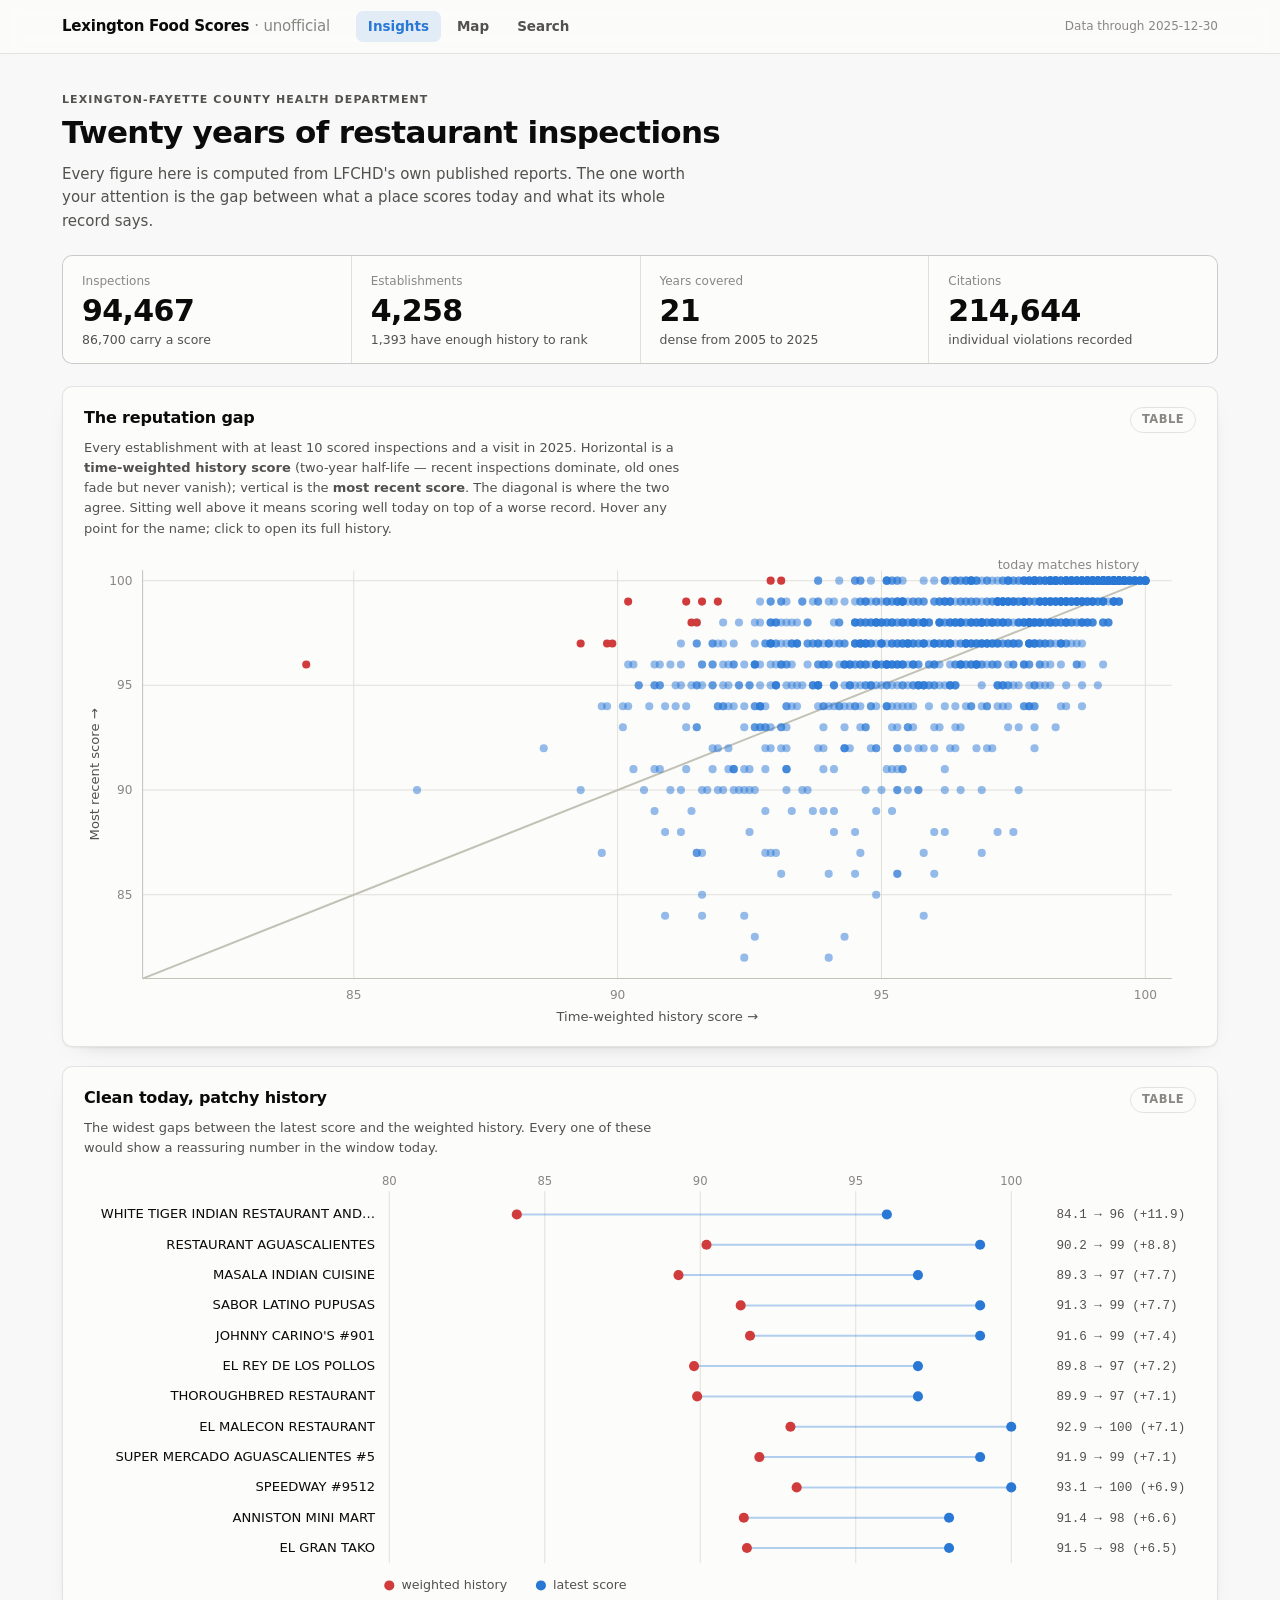
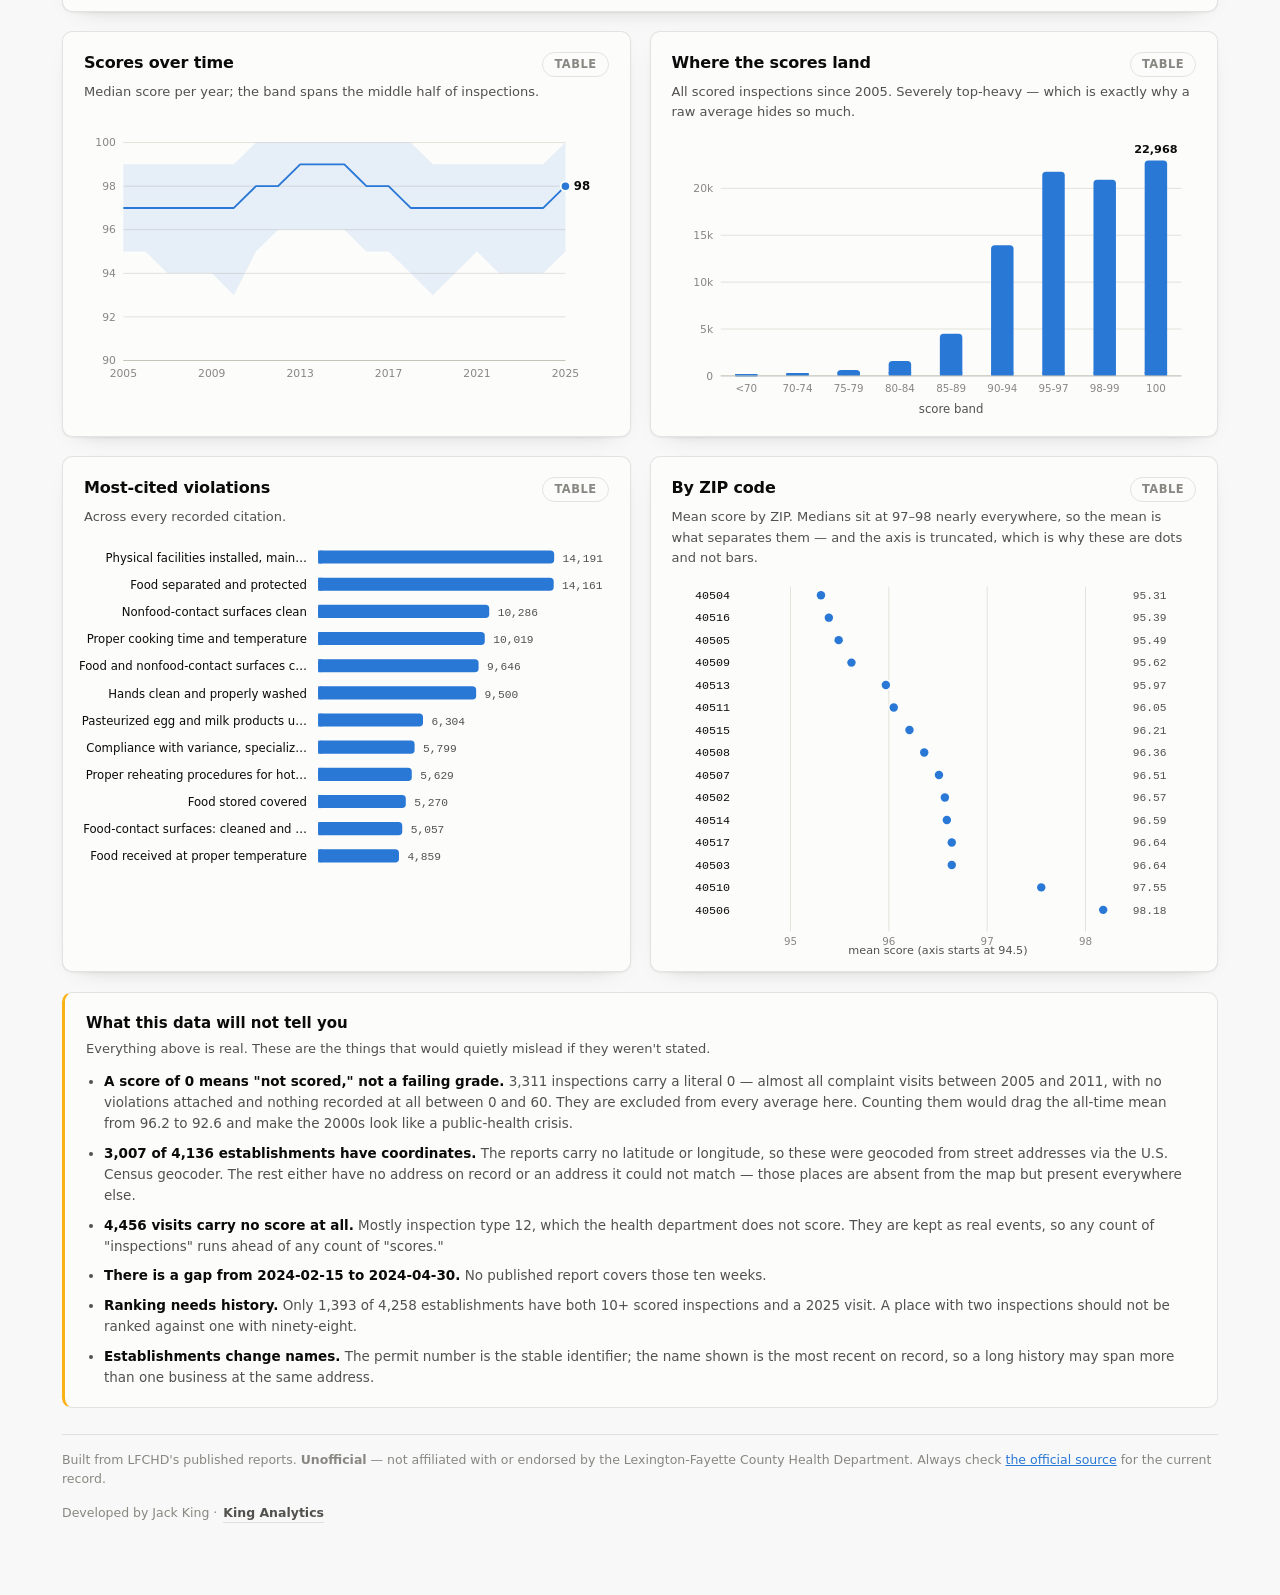
<file: site/index.html>
<!doctype html>
<html lang="en">
<head>
<meta charset="utf-8">
<meta name="viewport" content="width=device-width, initial-scale=1">
<title>Insights — Lexington Food Inspections</title>
<meta name="description" content="Twenty years of Lexington-Fayette County food inspection scores: trends, violations, and which establishments look clean today on top of a worse record.">
<link rel="stylesheet" href="assets/app.css">
<link rel="icon" href="data:image/svg+xml,<svg xmlns='http://www.w3.org/2000/svg' viewBox='0 0 16 16'><text y='13' font-size='13'>🍽️</text></svg>">
</head>
<body>

<header class="topbar"><div class="inner">
  <a class="brand" href="index.html">Lexington Food Scores <span>· unofficial</span></a>
  <nav>
    <a href="index.html">Insights</a>
    <a href="map.html">Map</a>
    <a href="search.html">Search</a>
  </nav>
  <div class="asof"></div>
</div></header>

<main class="wrap">
  <div class="page-head">
    <p class="eyebrow">Lexington-Fayette County Health Department</p>
    <h1>Twenty years of restaurant inspections</h1>
    <p>Every figure here is computed from LFCHD's own published reports. The one worth
       your attention is the gap between what a place scores today and what its whole
       record says.</p>
  </div>

  <div class="kpis" id="kpis"></div>

  <div class="grid">

    <section class="card full" id="c-gap">
      <header>
        <h2>The reputation gap</h2>
        <button class="toggle" data-card="c-gap">Table</button>
      </header>
      <p class="note">
        Every establishment with at least 10 scored inspections and a visit in 2025.
        Horizontal is a <b>time-weighted history score</b> (two-year half-life — recent
        inspections dominate, old ones fade but never vanish); vertical is the
        <b>most recent score</b>. The diagonal is where the two agree. Sitting well above it
        means scoring well today on top of a worse record. Hover any point for the name;
        click to open its full history.
      </p>
      <div class="plot"><div id="p-scatter"></div><div class="tip" id="t-scatter"></div></div>
      <div class="tv scroller" id="tv-gap"></div>
    </section>

    <section class="card full" id="c-flag">
      <header>
        <h2>Clean today, patchy history</h2>
        <button class="toggle" data-card="c-flag">Table</button>
      </header>
      <p class="note">The widest gaps between the latest score and the weighted history.
         Every one of these would show a reassuring number in the window today.</p>
      <div class="plot scroller"><div id="p-flag"></div><div class="tip" id="t-flag"></div></div>
      <div class="tv scroller" id="tv-flag"></div>
    </section>

    <section class="card" id="c-trend">
      <header><h2>Scores over time</h2><button class="toggle" data-card="c-trend">Table</button></header>
      <p class="note">Median score per year; the band spans the middle half of inspections.</p>
      <div class="plot"><div id="p-trend"></div><div class="tip" id="t-trend"></div></div>
      <div class="tv scroller" id="tv-trend"></div>
    </section>

    <section class="card" id="c-dist">
      <header><h2>Where the scores land</h2><button class="toggle" data-card="c-dist">Table</button></header>
      <p class="note">All scored inspections since 2005. Severely top-heavy — which is exactly
         why a raw average hides so much.</p>
      <div class="plot"><div id="p-dist"></div><div class="tip" id="t-dist"></div></div>
      <div class="tv scroller" id="tv-dist"></div>
    </section>

    <section class="card" id="c-viol">
      <header><h2>Most-cited violations</h2><button class="toggle" data-card="c-viol">Table</button></header>
      <p class="note">Across every recorded citation.</p>
      <div class="plot"><div id="p-viol"></div><div class="tip" id="t-viol"></div></div>
      <div class="tv scroller" id="tv-viol"></div>
    </section>

    <section class="card" id="c-zip">
      <header><h2>By ZIP code</h2><button class="toggle" data-card="c-zip">Table</button></header>
      <p class="note">Mean score by ZIP. Medians sit at 97–98 nearly everywhere, so the mean is
         what separates them — and the axis is truncated, which is why these are dots and not bars.</p>
      <div class="plot"><div id="p-zip"></div><div class="tip" id="t-zip"></div></div>
      <div class="tv scroller" id="tv-zip"></div>
    </section>

  </div>

  <div class="caveats">
    <h2>What this data will not tell you</h2>
    <p style="margin:0;font-size:13px;color:var(--ink-2)">Everything above is real. These are the
       things that would quietly mislead if they weren't stated.</p>
    <ul id="caveat-list"></ul>
  </div>

  <p class="foot">
    Built from LFCHD's published reports. <b>Unofficial</b> — not affiliated with or endorsed by the
    Lexington-Fayette County Health Department. Always check
    <a href="https://www.lfchd.org/food-protection/">the official source</a> for the current record.
  </p>
  <p class="credit">Developed by Jack King ·
    <a href="https://www.kinganalytics.net" rel="noopener">King Analytics</a>
  </p>
</main>

<script type="module">
import { data, fmt, el, h, css, tipper, openDetail, markNav, stampAsOf, band } from './assets/app.js';

markNav(); stampAsOf();
const D = await data('insights');

/* ---------------- KPIs ---------------- */
const H = D.headline, C = D.coverage;
document.getElementById('kpis').append(...[
  ['Inspections', fmt(H.inspections), `${fmt(H.scored)} carry a score`],
  ['Establishments', fmt(H.establishments), `${fmt(D.metric_eligible)} have enough history to rank`],
  ['Years covered', '21', 'dense from 2005 to 2025'],
  ['Citations', fmt(H.violations_recorded), 'individual violations recorded'],
].map(([l, v, s]) => h('div', { class: 'kpi' },
  h('div', { class: 'lab' }, l), h('div', { class: 'val' }, v), h('div', { class: 'sub' }, s))));

/* ---------------- table toggles ---------------- */
document.querySelectorAll('.toggle').forEach(b => b.addEventListener('click', () => {
  const c = document.getElementById(b.dataset.card);
  b.textContent = c.classList.toggle('show-table') ? 'Chart' : 'Table';
}));

function table(host, cols, rows) {
  const th = cols.map(c => `<th${c.num ? ' style="text-align:right"' : ''}>${c.t}</th>`).join('');
  const tb = rows.map(r => '<tr>' + r.map((v, i) =>
    `<td class="${cols[i].num ? 'num' : ''}${cols[i].mono ? ' mono' : ''}">${v}</td>`).join('') + '</tr>').join('');
  document.getElementById(host).innerHTML = `<table><thead><tr>${th}</tr></thead><tbody>${tb}</tbody></table>`;
}

/* Look a place up in establishments.json so a click from a chart opens the
   same drawer the map and search pages use. */
let placeIndex = null;
async function openByPermit(p) {
  if (!placeIndex) {
    const e = await data('establishments');
    placeIndex = Object.fromEntries(e.items.map(i => [i.p, i]));
  }
  if (placeIndex[p]) openDetail(placeIndex[p]);
}

/* ================= reputation gap scatter ================= */
(function () {
  const W = 1100, Ht = 470, M = { t: 16, r: 24, b: 50, l: 58 };
  const pts = D.scatter;
  const flagged = new Set(D.clean_now_bad_history.map(r => r.p));
  const lo = Math.floor(Math.min(...pts.map(p => Math.min(p.x, p.y))) - 1);
  const X = v => M.l + (v - lo) / (100.5 - lo) * (W - M.l - M.r);
  const Y = v => Ht - M.b - (v - lo) / (100.5 - lo) * (Ht - M.t - M.b);

  const svg = el('svg', { viewBox: `0 0 ${W} ${Ht}`, role: 'img',
    'aria-label': 'Most recent score versus time-weighted history score' });

  for (let v = Math.ceil(lo / 5) * 5; v <= 100; v += 5) {
    svg.append(el('line', { x1: X(v), x2: X(v), y1: M.t, y2: Ht - M.b, stroke: css('--grid'), 'stroke-width': 1 }));
    svg.append(el('line', { x1: M.l, x2: W - M.r, y1: Y(v), y2: Y(v), stroke: css('--grid'), 'stroke-width': 1 }));
    svg.append(el('text', { x: X(v), y: Ht - M.b + 20, 'text-anchor': 'middle', fill: css('--ink-3'), 'font-size': 12 }, v));
    svg.append(el('text', { x: M.l - 10, y: Y(v) + 4, 'text-anchor': 'end', fill: css('--ink-3'), 'font-size': 12 }, v));
  }

  svg.append(el('line', { x1: X(lo), y1: Y(lo), x2: X(100), y2: Y(100), stroke: css('--axis'), 'stroke-width': 2 }));
  svg.append(el('text', { x: X(100) - 6, y: Y(100) - 12, 'text-anchor': 'end', fill: css('--ink-3'), 'font-size': 12.5 },
    'today matches history'));

  const g = el('g');
  pts.forEach(p => g.append(el('circle', {
    cx: X(p.x), cy: Y(p.y), r: 4,
    fill: flagged.has(p.p) ? css('--critical') : css('--accent'),
    'fill-opacity': flagged.has(p.p) ? 1 : .5
  })));
  svg.append(g);

  svg.append(el('line', { x1: M.l, x2: W - M.r, y1: Ht - M.b, y2: Ht - M.b, stroke: css('--axis'), 'stroke-width': 1 }));
  svg.append(el('line', { x1: M.l, x2: M.l, y1: M.t, y2: Ht - M.b, stroke: css('--axis'), 'stroke-width': 1 }));
  svg.append(el('text', { x: (M.l + W - M.r) / 2, y: Ht - 8, 'text-anchor': 'middle', fill: css('--ink-2'), 'font-size': 13 },
    'Time-weighted history score →'));
  svg.append(el('text', { x: -(M.t + Ht - M.b) / 2, y: 15, transform: 'rotate(-90)', 'text-anchor': 'middle',
    fill: css('--ink-2'), 'font-size': 13 }, 'Most recent score →'));

  const hit = el('rect', { x: M.l, y: M.t, width: W - M.l - M.r, height: Ht - M.t - M.b, fill: 'transparent', style: 'cursor:pointer' });
  svg.append(hit);
  document.getElementById('p-scatter').append(svg);

  const tip = tipper(document.getElementById('t-scatter'), document.getElementById('p-scatter').parentElement);
  let current = null;
  function nearest(ev) {
    const r = svg.getBoundingClientRect();
    const sx = (ev.clientX - r.left) / r.width * W, sy = (ev.clientY - r.top) / r.height * Ht;
    let best = null, bd = 1e9;
    for (const p of pts) {
      const d = (X(p.x) - sx) ** 2 + (Y(p.y) - sy) ** 2;
      if (d < bd) { bd = d; best = p; }
    }
    return bd <= 900 ? { p: best, r } : null;
  }
  hit.addEventListener('mousemove', ev => {
    const found = nearest(ev);
    if (!found) { current = null; return tip.hide(); }
    current = found.p;
    const gap = (found.p.y - found.p.x).toFixed(1);
    tip.show(
      `<b>${found.p.name || 'Permit ' + found.p.p}</b><br>` +
      `<span class="k">latest</span> <b>${found.p.y}</b> &nbsp; <span class="k">weighted</span> <b>${found.p.x}</b><br>` +
      `<span class="k">gap</span> <b>${gap > 0 ? '+' : ''}${gap}</b> &nbsp; <span class="k">over</span> ${found.p.n} inspections`,
      (X(found.p.x) / W) * found.r.width, (Y(found.p.y) / Ht) * found.r.height);
  });
  hit.addEventListener('mouseleave', () => { current = null; tip.hide(); });
  hit.addEventListener('click', () => { if (current) openByPermit(current.p); });

  table('tv-gap',
    [{ t: 'Establishment' }, { t: 'Inspections', num: true }, { t: 'Latest', num: true },
     { t: 'Weighted history', num: true }, { t: 'Gap', num: true }],
    pts.slice().sort((a, b) => (b.y - b.x) - (a.y - a.x))
       .map(p => [p.name, p.n, p.y, p.x, ((p.y - p.x) > 0 ? '+' : '') + (p.y - p.x).toFixed(1)]));
})();

/* ================= flagged dumbbell ================= */
(function () {
  const rows = D.clean_now_bad_history;
  const W = 1100, rowH = 30, M = { t: 26, r: 152, b: 30, l: 302 };
  const Ht = M.t + rows.length * rowH + M.b;
  const lo = 80, hi = 101;
  const X = v => M.l + (v - lo) / (hi - lo) * (W - M.l - M.r);
  const svg = el('svg', { viewBox: `0 0 ${W} ${Ht}`, role: 'img',
    'aria-label': 'Weighted history versus latest score for the widest gaps' });

  for (let v = 80; v <= 100; v += 5) {
    svg.append(el('line', { x1: X(v), x2: X(v), y1: M.t - 8, y2: Ht - M.b, stroke: css('--grid'), 'stroke-width': 1 }));
    svg.append(el('text', { x: X(v), y: M.t - 14, 'text-anchor': 'middle', fill: css('--ink-3'), 'font-size': 11.5 }, v));
  }
  rows.forEach((r, i) => {
    const y = M.t + i * rowH + rowH / 2;
    svg.append(el('text', { x: M.l - 14, y: y + 4, 'text-anchor': 'end', fill: css('--ink'), 'font-size': 13 },
      r.name.length > 34 ? r.name.slice(0, 33) + '…' : r.name));
    svg.append(el('line', { x1: X(r.weighted), x2: X(r.latest), y1: y, y2: y, stroke: css('--accent'),
      'stroke-width': 2, 'stroke-opacity': .35, 'stroke-linecap': 'round' }));
    svg.append(el('circle', { cx: X(r.weighted), cy: y, r: 5, fill: css('--critical') }));
    svg.append(el('circle', { cx: X(r.latest), cy: y, r: 5, fill: css('--accent') }));
    svg.append(el('text', { x: W - M.r + 14, y: y + 4, fill: css('--ink-2'), 'font-size': 12.5, class: 'mono' },
      `${r.weighted} → ${r.latest}  (+${r.gap})`));
    const hit = el('rect', { x: 0, y: y - rowH / 2, width: W, height: rowH, fill: 'transparent', style: 'cursor:pointer' });
    hit.addEventListener('click', () => openByPermit(r.p));
    svg.append(hit);
  });
  svg.append(el('circle', { cx: M.l, cy: Ht - 8, r: 5, fill: css('--critical') }));
  svg.append(el('text', { x: M.l + 12, y: Ht - 4, fill: css('--ink-2'), 'font-size': 12.5 }, 'weighted history'));
  svg.append(el('circle', { cx: M.l + 150, cy: Ht - 8, r: 5, fill: css('--accent') }));
  svg.append(el('text', { x: M.l + 162, y: Ht - 4, fill: css('--ink-2'), 'font-size': 12.5 }, 'latest score'));
  document.getElementById('p-flag').append(svg);

  table('tv-flag',
    [{ t: 'Establishment' }, { t: 'Inspections', num: true }, { t: 'Weighted history', num: true },
     { t: 'Latest', num: true }, { t: 'Gap', num: true }],
    rows.map(r => [r.name, r.n, r.weighted, r.latest, '+' + r.gap]));
})();

/* ================= trend ================= */
(function () {
  const d = D.yearly, W = 560, Ht = 300, M = { t: 18, r: 46, b: 40, l: 42 };
  const y0 = 90, y1 = 100.4;
  const X = i => M.l + i / (d.length - 1) * (W - M.l - M.r);
  const Y = v => Ht - M.b - (v - y0) / (y1 - y0) * (Ht - M.t - M.b);
  const svg = el('svg', { viewBox: `0 0 ${W} ${Ht}`, role: 'img', 'aria-label': 'Median score by year' });

  for (let v = 90; v <= 100; v += 2) {
    svg.append(el('line', { x1: M.l, x2: W - M.r, y1: Y(v), y2: Y(v), stroke: css('--grid'), 'stroke-width': 1 }));
    svg.append(el('text', { x: M.l - 8, y: Y(v) + 4, 'text-anchor': 'end', fill: css('--ink-3'), 'font-size': 11.5 }, v));
  }
  svg.append(el('path', {
    d: d.map((r, i) => `${i ? 'L' : 'M'}${X(i)},${Y(r.q3)}`).join('') +
       d.slice().reverse().map((r, j) => `L${X(d.length - 1 - j)},${Y(r.q1)}`).join('') + 'Z',
    fill: css('--accent'), 'fill-opacity': .10 }));
  svg.append(el('path', { d: d.map((r, i) => `${i ? 'L' : 'M'}${X(i)},${Y(r.median)}`).join(''),
    fill: 'none', stroke: css('--accent'), 'stroke-width': 2, 'stroke-linejoin': 'round' }));

  const last = d[d.length - 1];
  svg.append(el('circle', { cx: X(d.length - 1), cy: Y(last.median), r: 6, fill: css('--surface') }));
  svg.append(el('circle', { cx: X(d.length - 1), cy: Y(last.median), r: 4, fill: css('--accent') }));
  svg.append(el('text', { x: X(d.length - 1) + 9, y: Y(last.median) + 4, fill: css('--ink'),
    'font-size': 12.5, 'font-weight': 620 }, last.median));
  d.forEach((r, i) => { if (i % 4 === 0 || i === d.length - 1)
    svg.append(el('text', { x: X(i), y: Ht - M.b + 18, 'text-anchor': 'middle', fill: css('--ink-3'), 'font-size': 11.5 }, r.year)); });
  svg.append(el('line', { x1: M.l, x2: W - M.r, y1: Ht - M.b, y2: Ht - M.b, stroke: css('--axis'), 'stroke-width': 1 }));

  const hit = el('rect', { x: M.l, y: M.t, width: W - M.l - M.r, height: Ht - M.t - M.b, fill: 'transparent' });
  svg.append(hit);
  const cross = el('line', { y1: M.t, y2: Ht - M.b, stroke: css('--axis'), 'stroke-width': 1, opacity: 0 });
  svg.append(cross);
  document.getElementById('p-trend').append(svg);

  const tip = tipper(document.getElementById('t-trend'), document.getElementById('p-trend').parentElement);
  hit.addEventListener('mousemove', ev => {
    const rc = svg.getBoundingClientRect();
    const i = Math.max(0, Math.min(d.length - 1,
      Math.round(((ev.clientX - rc.left) / rc.width * W - M.l) / (W - M.l - M.r) * (d.length - 1))));
    const r = d[i];
    cross.setAttribute('x1', X(i)); cross.setAttribute('x2', X(i)); cross.setAttribute('opacity', 1);
    tip.show(`<b>${r.year}</b><br><span class="k">median</span> <b>${r.median}</b> &nbsp; <span class="k">mean</span> <b>${r.mean}</b><br>` +
             `<span class="k">middle half</span> ${r.q1}–${r.q3}<br><span class="k">inspections</span> ${fmt(r.n)}`,
      (X(i) / W) * rc.width, (Y(r.median) / Ht) * rc.height);
  });
  hit.addEventListener('mouseleave', () => { cross.setAttribute('opacity', 0); tip.hide(); });
  table('tv-trend', [{ t: 'Year', mono: true }, { t: 'Inspections', num: true }, { t: 'Median', num: true },
    { t: 'Mean', num: true }, { t: '25th', num: true }, { t: '75th', num: true }],
    d.map(r => [r.year, fmt(r.n), r.median, r.mean, r.q1, r.q3]));
})();

/* ================= distribution ================= */
(function () {
  const d = D.distribution, W = 560, Ht = 300, M = { t: 24, r: 16, b: 46, l: 52 };
  const max = Math.max(...d.map(r => r.n)), bw = (W - M.l - M.r) / d.length;
  const Y = v => Ht - M.b - v / max * (Ht - M.t - M.b);
  const svg = el('svg', { viewBox: `0 0 ${W} ${Ht}`, role: 'img', 'aria-label': 'Score distribution' });
  [0, 5000, 10000, 15000, 20000].forEach(v => {
    svg.append(el('line', { x1: M.l, x2: W - M.r, y1: Y(v), y2: Y(v), stroke: css('--grid'), 'stroke-width': 1 }));
    svg.append(el('text', { x: M.l - 8, y: Y(v) + 4, 'text-anchor': 'end', fill: css('--ink-3'), 'font-size': 11.5 },
      v ? (v / 1000) + 'k' : '0'));
  });
  const tip = tipper(document.getElementById('t-dist'), document.getElementById('p-dist').parentElement);
  d.forEach((r, i) => {
    const w = Math.min(24, bw - 8), x = M.l + i * bw + (bw - w) / 2, hgt = Math.max(2, Ht - M.b - Y(r.n));
    svg.append(el('rect', { x, y: Y(r.n), width: w, height: hgt, rx: 4, fill: css('--accent') }));
    svg.append(el('rect', { x, y: Ht - M.b - Math.min(4, hgt), width: w, height: Math.min(4, hgt), fill: css('--accent') }));
    svg.append(el('text', { x: x + w / 2, y: Ht - M.b + 17, 'text-anchor': 'middle', fill: css('--ink-3'), 'font-size': 11 }, r.band));
    const hit = el('rect', { x: M.l + i * bw, y: M.t, width: bw, height: Ht - M.t - M.b, fill: 'transparent' });
    hit.addEventListener('mouseenter', () => {
      const rc = svg.getBoundingClientRect();
      tip.show(`<b>${r.band}</b><br><span class="k">inspections</span> <b>${fmt(r.n)}</b><br>` +
               `<span class="k">share</span> ${(100 * r.n / D.headline.scored).toFixed(1)}%`,
        ((x + w / 2) / W) * rc.width, (Y(r.n) / Ht) * rc.height);
    });
    hit.addEventListener('mouseleave', tip.hide);
    svg.append(hit);
  });
  const b = d[d.length - 1];
  svg.append(el('text', { x: M.l + (d.length - 1) * bw + bw / 2, y: Y(b.n) - 8, 'text-anchor': 'middle',
    fill: css('--ink'), 'font-size': 12, 'font-weight': 620 }, fmt(b.n)));
  svg.append(el('line', { x1: M.l, x2: W - M.r, y1: Ht - M.b, y2: Ht - M.b, stroke: css('--axis'), 'stroke-width': 1 }));
  svg.append(el('text', { x: (M.l + W - M.r) / 2, y: Ht - 6, 'text-anchor': 'middle', fill: css('--ink-2'), 'font-size': 12.5 }, 'score band'));
  document.getElementById('p-dist').append(svg);
  table('tv-dist', [{ t: 'Band' }, { t: 'Inspections', num: true }, { t: 'Share', num: true }],
    d.map(r => [r.band, fmt(r.n), (100 * r.n / D.headline.scored).toFixed(1) + '%']));
})();

/* ================= violations ================= */
(function () {
  const d = D.top_violations.slice(0, 12), W = 560, rowH = 29, M = { t: 8, r: 58, b: 10, l: 250 };
  const Ht = M.t + d.length * rowH + M.b, max = Math.max(...d.map(r => r.n));
  const X = v => v / max * (W - M.l - M.r);
  const svg = el('svg', { viewBox: `0 0 ${W} ${Ht}`, role: 'img', 'aria-label': 'Most cited violations' });
  const tip = tipper(document.getElementById('t-viol'), document.getElementById('p-viol').parentElement);
  d.forEach((r, i) => {
    const y = M.t + i * rowH, hgt = 14;
    svg.append(el('text', { x: M.l - 12, y: y + hgt - 2, 'text-anchor': 'end', fill: css('--ink'), 'font-size': 12.5 },
      r.text.length > 36 ? r.text.slice(0, 35) + '…' : r.text));
    svg.append(el('rect', { x: M.l, y, width: Math.max(3, X(r.n)), height: hgt, rx: 4, fill: css('--accent') }));
    svg.append(el('rect', { x: M.l, y, width: Math.min(4, X(r.n)), height: hgt, fill: css('--accent') }));
    svg.append(el('text', { x: M.l + X(r.n) + 9, y: y + hgt - 2, fill: css('--ink-2'), 'font-size': 12, class: 'mono' }, fmt(r.n)));
    const hit = el('rect', { x: 0, y: y - 5, width: W, height: rowH, fill: 'transparent' });
    hit.addEventListener('mouseenter', () => {
      const rc = svg.getBoundingClientRect();
      tip.show(`<b>${r.text}</b><br><span class="k">code</span> <b class="mono">${r.code}</b> · <span class="k">${r.category}</span><br>` +
               `<span class="k">citations</span> <b>${fmt(r.n)}</b>`,
        ((M.l + X(r.n)) / W) * rc.width, ((y + hgt) / Ht) * rc.height);
    });
    hit.addEventListener('mouseleave', tip.hide);
    svg.append(hit);
  });
  document.getElementById('p-viol').append(svg);
  table('tv-viol', [{ t: 'Code', mono: true }, { t: 'Violation' }, { t: 'Category' }, { t: 'Citations', num: true }],
    D.top_violations.map(r => [r.code, r.text, r.category, fmt(r.n)]));
})();

/* ================= by ZIP ================= */
(function () {
  const d = D.by_zip.slice().sort((a, b) => a.mean - b.mean);
  const W = 560, rowH = 24, M = { t: 6, r: 66, b: 8, l: 74 };
  const Ht = M.t + d.length * rowH + M.b, lo = 94.5, hi = 98.5;
  const X = v => (v - lo) / (hi - lo) * (W - M.l - M.r);
  const svg = el('svg', { viewBox: `0 0 ${W} ${Ht + 22}`, role: 'img', 'aria-label': 'Mean score by ZIP' });
  for (let v = 95; v <= 98; v++) {
    svg.append(el('line', { x1: M.l + X(v), x2: M.l + X(v), y1: M.t - 2, y2: Ht - 2, stroke: css('--grid'), 'stroke-width': 1 }));
    svg.append(el('text', { x: M.l + X(v), y: Ht + 12, 'text-anchor': 'middle', fill: css('--ink-3'), 'font-size': 11 }, v));
  }
  const tip = tipper(document.getElementById('t-zip'), document.getElementById('p-zip').parentElement);
  d.forEach((r, i) => {
    const y = M.t + i * rowH + 7;
    svg.append(el('text', { x: M.l - 12, y: y + 4, 'text-anchor': 'end', fill: css('--ink'), 'font-size': 12.5, class: 'mono' }, r.zip));
    svg.append(el('circle', { cx: M.l + X(r.mean), cy: y, r: 6, fill: css('--surface') }));
    svg.append(el('circle', { cx: M.l + X(r.mean), cy: y, r: 4.5, fill: css('--accent') }));
    svg.append(el('text', { x: W - M.r + 34, y: y + 4, 'text-anchor': 'end', fill: css('--ink-2'), 'font-size': 12, class: 'mono' },
      r.mean.toFixed(2)));
    const hit = el('rect', { x: 0, y: y - 12, width: W, height: rowH, fill: 'transparent' });
    hit.addEventListener('mouseenter', () => {
      const rc = svg.getBoundingClientRect();
      tip.show(`<b class="mono">${r.zip}</b><br><span class="k">mean</span> <b>${r.mean}</b> · <span class="k">median</span> <b>${r.median}</b><br>` +
               `<span class="k">${fmt(r.n)} inspections · ${r.establishments} places</span>`,
        ((M.l + X(r.mean)) / W) * rc.width, (y / (Ht + 22)) * rc.height);
    });
    hit.addEventListener('mouseleave', tip.hide);
    svg.append(hit);
  });
  svg.append(el('text', { x: (M.l + W - M.r) / 2, y: Ht + 22, 'text-anchor': 'middle', fill: css('--ink-2'), 'font-size': 12 },
    'mean score (axis starts at 94.5)'));
  document.getElementById('p-zip').append(svg);
  table('tv-zip', [{ t: 'ZIP', mono: true }, { t: 'Places', num: true }, { t: 'Inspections', num: true },
    { t: 'Mean', num: true }, { t: 'Median', num: true }],
    d.map(r => [r.zip, r.establishments, fmt(r.n), r.mean, r.median]));
})();

/* ================= caveats ================= */
document.getElementById('caveat-list').innerHTML = [
  `<b>A score of 0 means "not scored," not a failing grade.</b> ${fmt(C.zero_sentinel_excluded)} inspections
   carry a literal 0 — almost all complaint visits between 2005 and 2011, with no violations attached and
   nothing recorded at all between 0 and 60. They are excluded from every average here. Counting them
   would drag the all-time mean from 96.2 to 92.6 and make the 2000s look like a public-health crisis.`,
  `<b>${fmt(C.geocoded)} of ${fmt(C.establishments_total)} establishments have coordinates.</b> The reports
   carry no latitude or longitude, so these were geocoded from street addresses via the U.S. Census
   geocoder. The rest either have no address on record or an address it could not match — those places
   are absent from the map but present everywhere else.`,
  `<b>${fmt(C.unscored_visits)} visits carry no score at all.</b> Mostly inspection type 12, which the
   health department does not score. They are kept as real events, so any count of "inspections" runs
   ahead of any count of "scores."`,
  `<b>There is a gap from ${C.gap_start} to ${C.gap_end}.</b> No published report covers those ten weeks.`,
  `<b>Ranking needs history.</b> Only ${fmt(D.metric_eligible)} of ${fmt(H.establishments)} establishments
   have both 10+ scored inspections and a 2025 visit. A place with two inspections should not be ranked
   against one with ninety-eight.`,
  `<b>Establishments change names.</b> The permit number is the stable identifier; the name shown is the
   most recent on record, so a long history may span more than one business at the same address.`,
].map(i => `<li>${i}</li>`).join('');
</script>
</body>
</html>
</file>
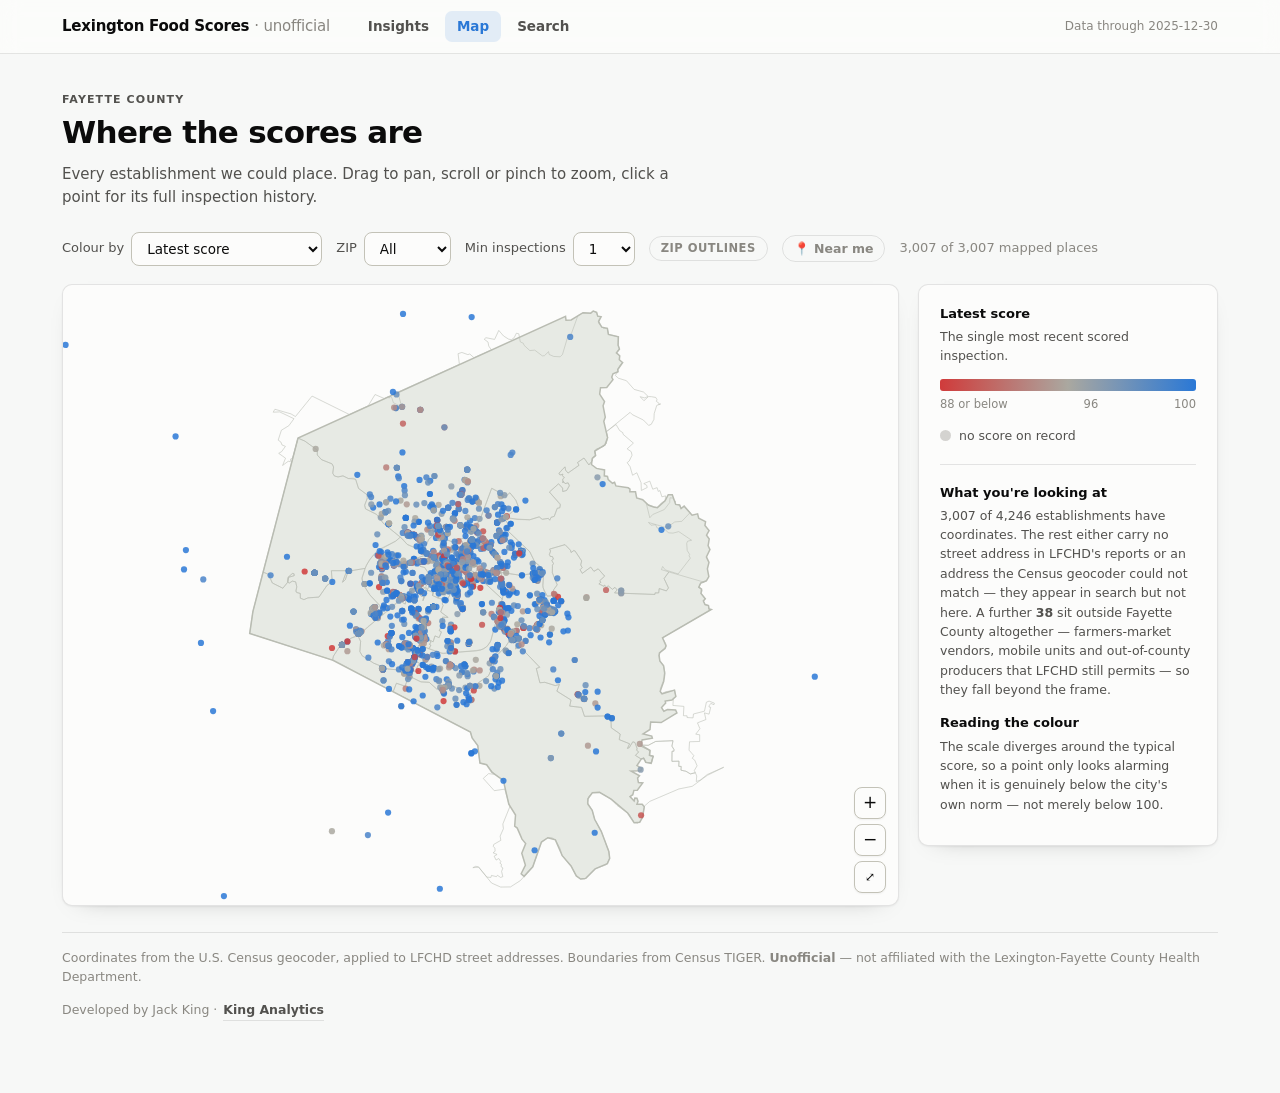
<file: site/map.html>
<!doctype html>
<html lang="en">
<head>
<meta charset="utf-8">
<meta name="viewport" content="width=device-width, initial-scale=1">
<title>Map — Lexington Food Inspections</title>
<meta name="description" content="Every geocoded Lexington food establishment, coloured by its latest score, its time-weighted history, or the gap between them.">
<link rel="stylesheet" href="assets/app.css">
<link rel="icon" href="data:image/svg+xml,<svg xmlns='http://www.w3.org/2000/svg' viewBox='0 0 16 16'><text y='13' font-size='13'>🍽️</text></svg>">
<style>
  .maprow { display: grid; grid-template-columns: 1fr 300px; gap: 19px; align-items: start; }
  @media (max-width: 900px) { .maprow { grid-template-columns: 1fr; } }
  .mapcard { padding: 0; overflow: hidden; position: relative; }
  #cv { display: block; width: 100%; height: 620px; cursor: grab; touch-action: none; }
  #cv.drag { cursor: grabbing; }
  @media (max-width: 620px) { #cv { height: 460px; } }
  .maptip { position: absolute; pointer-events: none; opacity: 0; transition: opacity .1s;
    background: var(--surface); border: 1px solid var(--axis); border-radius: 7px; padding: 8px 11px;
    font-size: 12.5px; line-height: 1.5; box-shadow: var(--shadow); z-index: 20; max-width: 260px; }
  .maptip b { font-weight: 640; } .maptip .k { color: var(--ink-3); }
  .zoomctl { position: absolute; right: 12px; bottom: 12px; display: flex; flex-direction: column; gap: 5px; }
  .zoomctl button { width: 32px; height: 32px; font: inherit; font-size: 17px; line-height: 1;
    background: var(--surface); color: var(--ink); border: 1px solid var(--axis); border-radius: 8px;
    cursor: pointer; box-shadow: var(--shadow); }
  .zoomctl button:hover { background: var(--surface-2); }
  .legend { font-size: 12.5px; }
  .legend .ramp { height: 12px; border-radius: 3px; margin: 8px 0 5px; }
  .legend .ends { display: flex; justify-content: space-between; color: var(--ink-3); font-size: 11.5px; }
  .legend .swatches { display: grid; gap: 7px; margin-top: 12px; }
  .legend .sw { display: flex; align-items: center; gap: 8px; color: var(--ink-2); }
  .legend .dot { width: 11px; height: 11px; border-radius: 50%; flex: none; }
  .side h3 { margin: 0 0 3px; font-size: 13px; font-weight: 640; }
  .side p { margin: 0 0 14px; font-size: 12.5px; color: var(--ink-2); }
  .toggle.locate { text-transform: none; letter-spacing: 0; font-size: 12.5px; }
  .toggle.locate[aria-busy="true"] { opacity: .6; }
  .locmsg { margin: -6px 0 16px; font-size: 12.5px; color: var(--ink-2);
            border-left: 2px solid var(--axis); padding-left: 10px; }
  .locmsg.warn { border-left-color: var(--warning); }
  .locmsg b { color: var(--ink); font-weight: 600; }
  .nearlist { display: grid; gap: 8px; margin: 0 0 14px; }
  .nearlist button { display: block; width: 100%; text-align: left; font: inherit;
    background: none; border: 0; border-bottom: 1px solid var(--rule); padding: 7px 0;
    cursor: pointer; color: var(--ink); }
  .nearlist button:hover { background: var(--accent-soft); }
  .nearlist .nm { font-size: 13px; font-weight: 550; }
  .nearlist .mt { font-size: 11.5px; color: var(--ink-3); }
</style>
</head>
<body>

<header class="topbar"><div class="inner">
  <a class="brand" href="index.html">Lexington Food Scores <span>· unofficial</span></a>
  <nav><a href="index.html">Insights</a><a href="map.html">Map</a><a href="search.html">Search</a></nav>
  <div class="asof"></div>
</div></header>

<main class="wrap">
  <div class="page-head">
    <p class="eyebrow">Fayette County</p>
    <h1>Where the scores are</h1>
    <p>Every establishment we could place. Drag to pan, scroll or pinch to zoom, click a point
       for its full inspection history.</p>
  </div>

  <div class="controls">
    <label class="ctl">Colour by
      <select id="metric">
        <option value="l">Latest score</option>
        <option value="w">Weighted history</option>
        <option value="g">Gap (latest − history)</option>
      </select>
    </label>
    <label class="ctl">ZIP
      <select id="zipf"><option value="">All</option></select>
    </label>
    <label class="ctl">Min inspections
      <select id="minn">
        <option value="1">1</option><option value="5">5</option>
        <option value="10">10</option><option value="20">20</option>
      </select>
    </label>
    <button class="toggle" id="showzips" aria-pressed="true" style="margin-left:0">ZIP outlines</button>
    <button class="toggle locate" id="locate" style="margin-left:0">📍 Near me</button>
    <span class="count" id="count"></span>
  </div>
  <p class="locmsg" id="locmsg" hidden></p>

  <div class="maprow">
    <div class="card mapcard">
      <canvas id="cv"></canvas>
      <div class="maptip" id="tip"></div>
      <div class="zoomctl">
        <button id="zin" aria-label="Zoom in">+</button>
        <button id="zout" aria-label="Zoom out">−</button>
        <button id="zreset" aria-label="Reset view" style="font-size:12px">⤢</button>
      </div>
    </div>

    <div class="card side">
      <div class="legend">
        <h3 id="legend-title">Latest score</h3>
        <p id="legend-note"></p>
        <div class="ramp" id="ramp"></div>
        <div class="ends"><span id="lo"></span><span id="mid"></span><span id="hi"></span></div>
        <div class="swatches">
          <div class="sw"><span class="dot" style="background:var(--ink-3);opacity:.35"></span> no score on record</div>
        </div>
      </div>
      <hr style="border:0;border-top:1px solid var(--rule);margin:18px 0">
      <div id="nearbox" hidden>
        <h3>Closest to you</h3>
        <div class="nearlist" id="nearlist"></div>
        <hr style="border:0;border-top:1px solid var(--rule);margin:0 0 16px">
      </div>
      <h3>What you're looking at</h3>
      <p id="geonote"></p>
      <h3>Reading the colour</h3>
      <p>The scale diverges around the typical score, so a point only looks alarming when it is
         genuinely below the city's own norm — not merely below 100.</p>
    </div>
  </div>

  <p class="foot">
    Coordinates from the U.S. Census geocoder, applied to LFCHD street addresses. Boundaries from
    Census TIGER. <b>Unofficial</b> — not affiliated with the Lexington-Fayette County Health Department.
  </p>
  <p class="credit">Developed by Jack King ·
    <a href="https://www.kinganalytics.net" rel="noopener">King Analytics</a>
  </p>
</main>

<script type="module">
import { data, fmt, h, css, openDetail, markNav, stampAsOf } from './assets/app.js';

markNav(); stampAsOf();

/* ---------------- diagnostics ----------------
   Off unless the URL says ?debug=1. Shows what the map is actually receiving,
   which is the only way to tell a swallowed tap from a missed one on a phone
   you cannot attach a console to. */
const DBG = (() => {
  if (!new URLSearchParams(location.search).has('debug')) {
    return { log() {}, on: false };
  }
  const box = document.createElement('div');
  box.style.cssText = 'position:fixed;left:0;right:0;bottom:0;max-height:38vh;overflow:auto;' +
    'background:rgba(0,0,0,.88);color:#8f8;font:11px ui-monospace,Menlo,Consolas,monospace;' +
    'padding:8px 10px;z-index:9999;white-space:pre-wrap;line-height:1.45';
  document.addEventListener('DOMContentLoaded', () => document.body.append(box));
  if (document.body) document.body.append(box);
  const lines = [];
  return {
    on: true,
    log(m) {
      const d = document.querySelector('.drawer');
      const state = d ? `[drawer ${d.classList.contains('open') ? 'OPEN' : 'closed'}` +
                        ` inert=${d.inert} pe=${getComputedStyle(d).pointerEvents}]` : '[no drawer]';
      lines.push(`${new Date().toISOString().slice(14, 22)} ${m} ${state}`);
      if (lines.length > 40) lines.shift();
      box.textContent = lines.join('\n');
      box.scrollTop = box.scrollHeight;
    },
  };
})();

const [E, GEO] = await Promise.all([data('establishments'), data('geo')]);
const places = E.items.filter(p => p.lat !== null && p.lon !== null);
if (DBG.on) DBG.log(`loaded ${places.length} mapped places`);

/* ---------------- projection ----------------
   Equirectangular with a cos(lat) correction — at city scale the distortion is
   far below a pixel, and it keeps the whole thing dependency-free. */
const lat0 = places.reduce((a, p) => a + p.lat, 0) / places.length;
const K = Math.cos(lat0 * Math.PI / 180);
const px = p => [p.lon * K, -p.lat];

/* Frame on the county, NOT on the points. LFCHD permits farmers-market vendors,
   mobile units and out-of-state producers whose real addresses sit in other
   counties (and a couple in other states); letting those set the bounds squeezes
   all of Lexington into a smudge. They stay in the data and in search — they are
   just off the edge of this map. */
const bounds = (() => {
  const xs = [], ys = [];
  (GEO.county || []).forEach(r => r.forEach(([lon, lat]) => { xs.push(lon * K); ys.push(-lat); }));
  if (!xs.length) places.forEach(p => { const [x, y] = px(p); xs.push(x); ys.push(y); });
  return { x0: Math.min(...xs), x1: Math.max(...xs), y0: Math.min(...ys), y1: Math.max(...ys) };
})();

const inFrame = places.filter(p => {
  const [x, y] = px(p);
  return x >= bounds.x0 && x <= bounds.x1 && y >= bounds.y0 && y <= bounds.y1;
});
const offMap = places.length - inFrame.length;

const cv = document.getElementById('cv');
const ctx = cv.getContext('2d');
let view = { s: 1, tx: 0, ty: 0 };   // zoom + pan on top of the fit transform
let fit = { s: 1, tx: 0, ty: 0 };
let W = 0, Ht = 0;

function resize() {
  const r = cv.getBoundingClientRect();
  // A zero-sized measurement (the drawer covering the page mid-layout on mobile
  // will produce one) would give a negative scale and project every point off
  // the canvas, leaving a map that still looks right but answers no clicks.
  if (r.width < 2 || r.height < 2) return;
  const dpr = Math.min(window.devicePixelRatio || 1, 2);
  W = r.width; Ht = r.height;
  cv.width = Math.round(W * dpr); cv.height = Math.round(Ht * dpr);
  ctx.setTransform(dpr, 0, 0, dpr, 0, 0);
  const pad = 26;
  const sx = (W - pad * 2) / (bounds.x1 - bounds.x0);
  const sy = (Ht - pad * 2) / (bounds.y1 - bounds.y0);
  fit.s = Math.min(sx, sy);
  fit.tx = (W - (bounds.x1 - bounds.x0) * fit.s) / 2 - bounds.x0 * fit.s;
  fit.ty = (Ht - (bounds.y1 - bounds.y0) * fit.s) / 2 - bounds.y0 * fit.s;
  draw();
}
const toScreen = (x, y) => [
  (x * fit.s + fit.tx) * view.s + view.tx,
  (y * fit.s + fit.ty) * view.s + view.ty,
];

/* ---------------- colour ----------------
   Diverging blue<->red with a neutral midpoint: red reads as "below the norm",
   blue as "above", and the grey middle as "unremarkable". */
const RED = [208, 59, 59], MID = [170, 168, 160], BLUE = [42, 120, 214];
function ramp(t) {
  t = Math.max(0, Math.min(1, t));
  const [a, b, u] = t < .5 ? [RED, MID, t * 2] : [MID, BLUE, (t - .5) * 2];
  return `rgb(${a.map((c, i) => Math.round(c + (b[i] - c) * u)).join(',')})`;
}

const METRICS = {
  l: { label: 'Latest score', lo: 88, mid: 96, hi: 100, get: p => p.l,
       note: 'The single most recent scored inspection.' },
  w: { label: 'Weighted history', lo: 88, mid: 96, hi: 100, get: p => p.w,
       note: 'Every inspection, with a two-year half-life so recent ones weigh most.' },
  g: { label: 'Gap (latest − history)', lo: -6, mid: 0, hi: 6, get: p => (p.l === null || p.w === null ? null : p.l - p.w),
       note: 'Blue means today beats the record; red means today is worse than the record.' },
};
let metric = 'l', showZips = true;

function tOf(m, v) {
  if (v === null || v === undefined) return null;
  const M = METRICS[m];
  return v <= M.mid ? (v - M.lo) / (M.mid - M.lo) * .5
                    : .5 + (v - M.mid) / (M.hi - M.mid) * .5;
}

/* ---------------- filters ---------------- */
const zipSel = document.getElementById('zipf');
[...new Set(places.map(p => p.z).filter(Boolean))].sort()
  .forEach(z => zipSel.append(h('option', { value: z }, z)));

function visible() {
  const z = zipSel.value, mn = +document.getElementById('minn').value;
  return places.filter(p => (!z || p.z === z) && p.c >= mn);
}

/* ---------------- draw ---------------- */
let shown = [];
function draw() {
  ctx.clearRect(0, 0, W, Ht);

  // land: the county, so points have something to sit on
  ctx.beginPath();
  (GEO.county || []).forEach(ring => {
    ring.forEach(([lon, lat], i) => {
      const [x, y] = toScreen(lon * K, -lat);
      i ? ctx.lineTo(x, y) : ctx.moveTo(x, y);
    });
    ctx.closePath();
  });
  ctx.fillStyle = css('--land'); ctx.fill();
  ctx.strokeStyle = css('--land-edge'); ctx.lineWidth = 1.5; ctx.stroke();

  if (showZips) {
    ctx.strokeStyle = css('--land-edge'); ctx.globalAlpha = .55; ctx.lineWidth = 1;
    (GEO.zips || []).forEach(z => z.rings.forEach(ring => {
      ctx.beginPath();
      ring.forEach(([lon, lat], i) => {
        const [x, y] = toScreen(lon * K, -lat);
        i ? ctx.lineTo(x, y) : ctx.moveTo(x, y);
      });
      ctx.closePath(); ctx.stroke();
    }));
    ctx.globalAlpha = 1;
  }

  shown = visible();
  const r = Math.max(2.6, Math.min(6, 3.1 * Math.sqrt(view.s)));
  const surface = css('--surface');
  shown.forEach(p => {
    const [x, y] = toScreen(...px(p));
    if (x < -20 || x > W + 20 || y < -20 || y > Ht + 20) return;
    const t = tOf(metric, METRICS[metric].get(p));
    ctx.beginPath(); ctx.arc(x, y, r, 0, 6.284);
    ctx.fillStyle = t === null ? css('--ink-3') : ramp(t);
    ctx.globalAlpha = t === null ? .35 : .85;
    ctx.fill();
    ctx.globalAlpha = 1;
    if (view.s > 2.2) { ctx.lineWidth = 1; ctx.strokeStyle = surface; ctx.stroke(); }
  });

  drawUser();   // on top of the data — it is where you are, not a reading

  document.getElementById('count').textContent =
    `${fmt(shown.length)} of ${fmt(places.length)} mapped places`;
}

/* ---------------- your location ----------------
   Drawn as a ring, deliberately not a filled dot in the score ramp: a blue dot
   would read as "this establishment scored well". Ink-coloured with a surface
   halo, so it cannot be mistaken for data. */
let userLoc = null;   // {lat, lon, acc}

function drawUser() {
  if (!userLoc) return;
  const [x, y] = toScreen(userLoc.lon * K, -userLoc.lat);

  // Accuracy radius, converted from metres through the same projection.
  if (userLoc.acc) {
    const degLat = userLoc.acc / 111320;
    const [, y2] = toScreen(userLoc.lon * K, -(userLoc.lat + degLat));
    const rp = Math.abs(y2 - y);
    if (rp > 3) {
      ctx.beginPath(); ctx.arc(x, y, rp, 0, 6.284);
      ctx.fillStyle = css('--accent'); ctx.globalAlpha = .10; ctx.fill();
      ctx.globalAlpha = .45; ctx.lineWidth = 1; ctx.strokeStyle = css('--accent'); ctx.stroke();
      ctx.globalAlpha = 1;
    }
  }
  ctx.beginPath(); ctx.arc(x, y, 9, 0, 6.284);
  ctx.strokeStyle = css('--surface'); ctx.lineWidth = 4; ctx.stroke();
  ctx.beginPath(); ctx.arc(x, y, 9, 0, 6.284);
  ctx.strokeStyle = css('--ink'); ctx.lineWidth = 2.5; ctx.stroke();
  ctx.beginPath(); ctx.arc(x, y, 2.5, 0, 6.284);
  ctx.fillStyle = css('--ink'); ctx.fill();
}

// Great-circle distance in miles — good enough at city scale and honest at any.
function milesBetween(lat1, lon1, lat2, lon2) {
  const R = 3958.8, toRad = d => d * Math.PI / 180;
  const dLat = toRad(lat2 - lat1), dLon = toRad(lon2 - lon1);
  const a = Math.sin(dLat / 2) ** 2 +
            Math.cos(toRad(lat1)) * Math.cos(toRad(lat2)) * Math.sin(dLon / 2) ** 2;
  return 2 * R * Math.asin(Math.sqrt(a));
}

const locBtn = document.getElementById('locate');
const locMsg = document.getElementById('locmsg');
function setLocMsg(html, warn = false) {
  locMsg.innerHTML = html;
  locMsg.hidden = !html;
  locMsg.classList.toggle('warn', warn);
}

function showNearest(lat, lon) {
  const withDist = places
    .map(p => ({ p, mi: milesBetween(lat, lon, p.lat, p.lon) }))
    .sort((a, b) => a.mi - b.mi)
    .slice(0, 8);

  const list = document.getElementById('nearlist');
  list.innerHTML = '';
  withDist.forEach(({ p, mi }) => {
    const b = h('button', { type: 'button', onclick: () => openDetail(p) },
      h('div', { class: 'nm' }, p.n || `Permit ${p.p}`),
      h('div', { class: 'mt' },
        `${mi < 0.2 ? Math.round(mi * 5280) + ' ft' : mi.toFixed(1) + ' mi'} away` +
        (p.l !== null ? ` · latest ${p.l}` : '') +
        (p.w !== null ? ` · history ${p.w}` : '')));
    list.append(b);
  });
  document.getElementById('nearbox').hidden = withDist.length === 0;
  return withDist[0];
}

function locateMe() {
  if (!navigator.geolocation) {
    return setLocMsg('This browser does not offer location services.', true);
  }
  if (!window.isSecureContext) {
    return setLocMsg('Location needs a secure (https) connection.', true);
  }
  locBtn.setAttribute('aria-busy', 'true');
  locBtn.textContent = 'Locating…';
  setLocMsg('Waiting for your device…');

  navigator.geolocation.getCurrentPosition(pos => {
    locBtn.removeAttribute('aria-busy');
    locBtn.textContent = '📍 Near me';
    const { latitude: lat, longitude: lon, accuracy: acc } = pos.coords;
    userLoc = { lat, lon, acc };
    DBG.log(`located ${lat.toFixed(4)},${lon.toFixed(4)} ±${Math.round(acc)}m`);

    const nearest = showNearest(lat, lon);
    const [ux, uy] = px({ lat, lon });
    const inCounty = ux >= bounds.x0 && ux <= bounds.x1 && uy >= bounds.y0 && uy <= bounds.y1;

    if (inCounty) {
      // Centre on the fix at a neighbourhood-level zoom.
      applyZoom(6, W / 2, Ht / 2);
      const [sx, sy] = toScreen(ux, uy);
      view.tx += W / 2 - sx; view.ty += Ht / 2 - sy;
      draw();
      setLocMsg(`Centred on your location, accurate to about
        <b>${acc < 1609 ? Math.round(acc) + ' m' : (acc / 1609).toFixed(1) + ' mi'}</b>.` +
        (nearest ? ` Nearest is <b>${nearest.p.n}</b>, ${nearest.mi < 0.2
          ? Math.round(nearest.mi * 5280) + ' ft' : nearest.mi.toFixed(1) + ' mi'} away.` : ''));
    } else {
      // Being outside Fayette County is a normal case, not an error — say so
      // plainly and still answer the question they were asking.
      draw();
      setLocMsg(`You appear to be outside Fayette County, so you are off this map.` +
        (nearest ? ` The closest establishment on record is <b>${nearest.p.n}</b>,
           about <b>${nearest.mi.toFixed(0)} mi</b> away.` : ''), true);
    }
  }, err => {
    locBtn.removeAttribute('aria-busy');
    locBtn.textContent = '📍 Near me';
    const why = {
      1: 'Location permission was denied. You can re-enable it for this site in your browser settings.',
      2: 'Your device could not get a fix. Trying again outdoors or with Wi-Fi on usually helps.',
      3: 'Locating timed out.',
    }[err.code] || 'Location is unavailable.';
    DBG.log(`locate failed code=${err.code}`);
    setLocMsg(why, true);
  }, { enableHighAccuracy: true, timeout: 12000, maximumAge: 60000 });
}
locBtn.addEventListener('click', locateMe);

/* ---------------- interaction ----------------

   Deliberately boring, because the clever version had a mobile-only failure.

   A tap is detected from `click`, not from `pointerup`. `click` is the one
   event every platform agrees on: it fires after the pointer sequence settles
   and its target is stable. The previous version reconstructed a tap out of
   pointerdown/pointerup while `pointerleave` cleared the drag state — and on
   touch, pointerleave fires when the finger lifts, so whenever it arrived first
   the tap was silently thrown away. Pointer capture happened to mask that on
   the first tap and not afterwards, which is exactly the reported symptom.

   No setPointerCapture either. Panning tracks on `window` instead, so a drag
   that leaves the canvas still works without any capture bookkeeping to leak. */

const tip = document.getElementById('tip');
const hideTip = () => { tip.style.opacity = 0; };

/* Every pointer currently down, so one finger pans and two pinch. Keeping the
   set rather than a single `drag` is what makes the second finger a gesture
   change instead of a competing pan. */
const pointers = new Map();   // pointerId -> {x, y}
let pan = null;               // one-finger pan
let pinch = null;             // two-finger zoom
let suppressClick = false;    // a gesture happened, so the click is not a tap

const TAP_SLOP = 8;           // px a finger may wander and still count as a tap

const canvasXY = e => {
  const r = cv.getBoundingClientRect();
  return { x: e.clientX - r.left, y: e.clientY - r.top };
};
const dist = (a, b) => Math.hypot(a.x - b.x, a.y - b.y);
const mid = (a, b) => ({ x: (a.x + b.x) / 2, y: (a.y + b.y) / 2 });

/* Zoom about a fixed screen point: whatever sits under (cx, cy) must still sit
   there afterwards. Solving screen = u*s + t for the unchanged u gives the new
   translation directly, which is the same maths the wheel and pinch both use. */
function applyZoom(newScale, cx, cy, from = view) {
  const s = Math.max(1, Math.min(40, newScale));
  const ux = (cx - from.tx) / from.s, uy = (cy - from.ty) / from.s;
  view.s = s;
  view.tx = cx - ux * s;
  view.ty = cy - uy * s;
  if (view.s === 1) { view.tx = 0; view.ty = 0; }
}

function startPinch() {
  const [a, b] = [...pointers.values()];
  pinch = { d0: dist(a, b), m0: mid(a, b), s0: view.s, tx0: view.tx, ty0: view.ty };
  pan = null;
  suppressClick = true;
  hideTip();
  DBG.log(`pinch start d=${Math.round(pinch.d0)}`);
}

cv.addEventListener('pointerdown', e => {
  if (e.button > 0) return;
  pointers.set(e.pointerId, canvasXY(e));
  if (pointers.size === 2) startPinch();
  else if (pointers.size === 1) {
    // Clear the flag as a new gesture begins rather than waiting for a click to
    // consume it: a pinch frequently produces no click at all, and a flag left
    // set would silently eat the next tap.
    suppressClick = false;
    pan = { id: e.pointerId, x: e.clientX, y: e.clientY, tx: view.tx, ty: view.ty, moved: false };
    cv.classList.add('drag');
  }
  DBG.log(`down id=${e.pointerId} ${e.pointerType} (${pointers.size} down)`);
});

window.addEventListener('pointermove', e => {
  if (!pointers.has(e.pointerId)) return;
  pointers.set(e.pointerId, canvasXY(e));

  if (pinch && pointers.size >= 2) {
    const [a, b] = [...pointers.values()];
    const d1 = dist(a, b);
    if (d1 > 0 && pinch.d0 > 0) {
      const m1 = mid(a, b);
      // Scale from the gesture's starting view, and follow the midpoint so the
      // pinch pans as well as zooms — otherwise it feels anchored and stiff.
      const s = pinch.s0 * (d1 / pinch.d0);
      const ux = (pinch.m0.x - pinch.tx0) / pinch.s0, uy = (pinch.m0.y - pinch.ty0) / pinch.s0;
      view.s = Math.max(1, Math.min(40, s));
      view.tx = m1.x - ux * view.s;
      view.ty = m1.y - uy * view.s;
      if (view.s === 1) { view.tx = 0; view.ty = 0; }
      draw();
    }
    return;
  }

  if (pan && e.pointerId === pan.id) {
    const dx = e.clientX - pan.x, dy = e.clientY - pan.y;
    if (!pan.moved && Math.abs(dx) + Math.abs(dy) > TAP_SLOP) pan.moved = true;
    if (pan.moved) { view.tx = pan.tx + dx; view.ty = pan.ty + dy; hideTip(); draw(); }
  }
}, { passive: true });

function releasePointer(e) {
  if (!pointers.has(e.pointerId)) return;
  pointers.delete(e.pointerId);

  if (pinch && pointers.size < 2) {
    pinch = null;
    // Hand the remaining finger a fresh pan rather than letting it jump.
    const [rest] = [...pointers.keys()];
    if (rest !== undefined) {
      const p = pointers.get(rest);
      const r = cv.getBoundingClientRect();
      pan = { id: rest, x: p.x + r.left, y: p.y + r.top, tx: view.tx, ty: view.ty, moved: true };
    }
    DBG.log(`pinch end s=${view.s.toFixed(2)}`);
  }

  if (pan && e.pointerId === pan.id) {
    if (pan.moved) suppressClick = true;
    pan = null;
    cv.classList.remove('drag');
  }
  if (pointers.size === 0) cv.classList.remove('drag');
  DBG.log(`up   (${pointers.size} still down) suppress=${suppressClick}`);
}
window.addEventListener('pointerup', releasePointer);
window.addEventListener('pointercancel', releasePointer);

// The tap itself.
cv.addEventListener('click', e => {
  if (suppressClick) { suppressClick = false; DBG.log('click ignored (was a gesture)'); return; }
  const p = pick(e);
  DBG.log(`click -> ${p ? p.n : 'no point within range'}`);
  if (p) openDetail(p);
});

// Hover preview is a pointing-device affordance; on touch the tap opens the
// panel instead, and a tooltip left behind would just sit there.
cv.addEventListener('pointermove', e => {
  if (e.pointerType === 'touch' || pan || pinch) return;
  const hitP = pick(e);
  if (!hitP) return hideTip();
  const r = cv.getBoundingClientRect();
  const g = (hitP.l !== null && hitP.w !== null) ? (hitP.l - hitP.w).toFixed(1) : null;
  tip.innerHTML = `<b>${hitP.n || 'Permit ' + hitP.p}</b><br>` +
    `<span class="k">${hitP.a || 'no address'}${hitP.z ? ' · ' + hitP.z : ''}</span><br>` +
    `<span class="k">latest</span> <b>${hitP.l ?? '—'}</b> · <span class="k">history</span> <b>${hitP.w ?? '—'}</b>` +
    (g !== null ? ` · <span class="k">gap</span> <b>${g > 0 ? '+' : ''}${g}</b>` : '') +
    `<br><span class="k">${fmt(hitP.c)} scored inspections</span>`;
  tip.style.opacity = 1;
  const x = e.clientX - r.left, y = e.clientY - r.top;
  tip.style.left = Math.min(x + 14, r.width - tip.offsetWidth - 6) + 'px';
  tip.style.top = Math.max(4, y - tip.offsetHeight - 12) + 'px';
});
cv.addEventListener('pointerleave', hideTip);   // tooltip only — never drag state

function pick(e) {
  const r = cv.getBoundingClientRect();
  const mx = e.clientX - r.left, my = e.clientY - r.top;
  // A fingertip is far bigger than a 3px dot, so touch gets a wider net.
  const reach = e.pointerType === 'touch' ? 22 : 14;
  let best = null, bd = reach * reach;
  for (const p of shown) {
    const [x, y] = toScreen(...px(p));
    const d = (x - mx) ** 2 + (y - my) ** 2;
    if (d < bd) { bd = d; best = p; }
  }
  return best;
}

function zoomAt(factor, cx, cy) {
  applyZoom(view.s * factor, cx, cy);
  draw();
}
cv.addEventListener('wheel', e => {
  e.preventDefault();
  const r = cv.getBoundingClientRect();
  zoomAt(e.deltaY < 0 ? 1.18 : 1 / 1.18, e.clientX - r.left, e.clientY - r.top);
}, { passive: false });

document.getElementById('zin').onclick = () => zoomAt(1.4, W / 2, Ht / 2);
document.getElementById('zout').onclick = () => zoomAt(1 / 1.4, W / 2, Ht / 2);
document.getElementById('zreset').onclick = () => { view = { s: 1, tx: 0, ty: 0 }; draw(); };

document.getElementById('metric').onchange = e => { metric = e.target.value; updateLegend(); draw(); };
zipSel.onchange = draw;
document.getElementById('minn').onchange = draw;
document.getElementById('showzips').onclick = e => {
  showZips = !showZips;
  e.target.setAttribute('aria-pressed', String(showZips));
  draw();
};

function updateLegend() {
  const M = METRICS[metric];
  document.getElementById('legend-title').textContent = M.label;
  document.getElementById('legend-note').textContent = M.note;
  const stops = [];
  for (let i = 0; i <= 10; i++) stops.push(ramp(i / 10));
  document.getElementById('ramp').style.background = `linear-gradient(90deg, ${stops.join(',')})`;
  document.getElementById('lo').textContent = M.lo <= 0 ? M.lo : M.lo + ' or below';
  document.getElementById('mid').textContent = String(M.mid);
  document.getElementById('hi').textContent = M.hi >= 100 ? '100' : '+' + M.hi;
}

document.getElementById('geonote').innerHTML =
  `${fmt(places.length)} of ${fmt(E.items.length)} establishments have coordinates. The rest either ` +
  `carry no street address in LFCHD's reports or an address the Census geocoder could not match — ` +
  `they appear in search but not here.` +
  (offMap ? ` A further <b>${fmt(offMap)}</b> sit outside Fayette County altogether — farmers-market
     vendors, mobile units and out-of-county producers that LFCHD still permits — so they fall
     beyond the frame.` : '');

updateLegend();
new ResizeObserver(resize).observe(cv);
resize();

/* Debug hook for maptest.html — lets the harness aim a synthetic tap at a real
   point and read the interaction state back out. Harmless in production. */
window.__testProbe = {
  pointScreenPos() {
    for (const p of shown) {
      const [x, y] = toScreen(...px(p));
      if (x > 30 && x < W - 30 && y > 30 && y < Ht - 30) return { x, y, name: p.n };
    }
    return null;
  },
  state: () => ({ shown: shown.length, s: +view.s.toFixed(2), tx: Math.round(view.tx),
                  ty: Math.round(view.ty), fitS: +fit.s.toFixed(1), W: Math.round(W), Ht: Math.round(Ht),
                  panning: !!pan, pinching: !!pinch, suppressClick, pointers: pointers.size,
                  located: !!userLoc }),
};
</script>
</body>
</html>
</file>
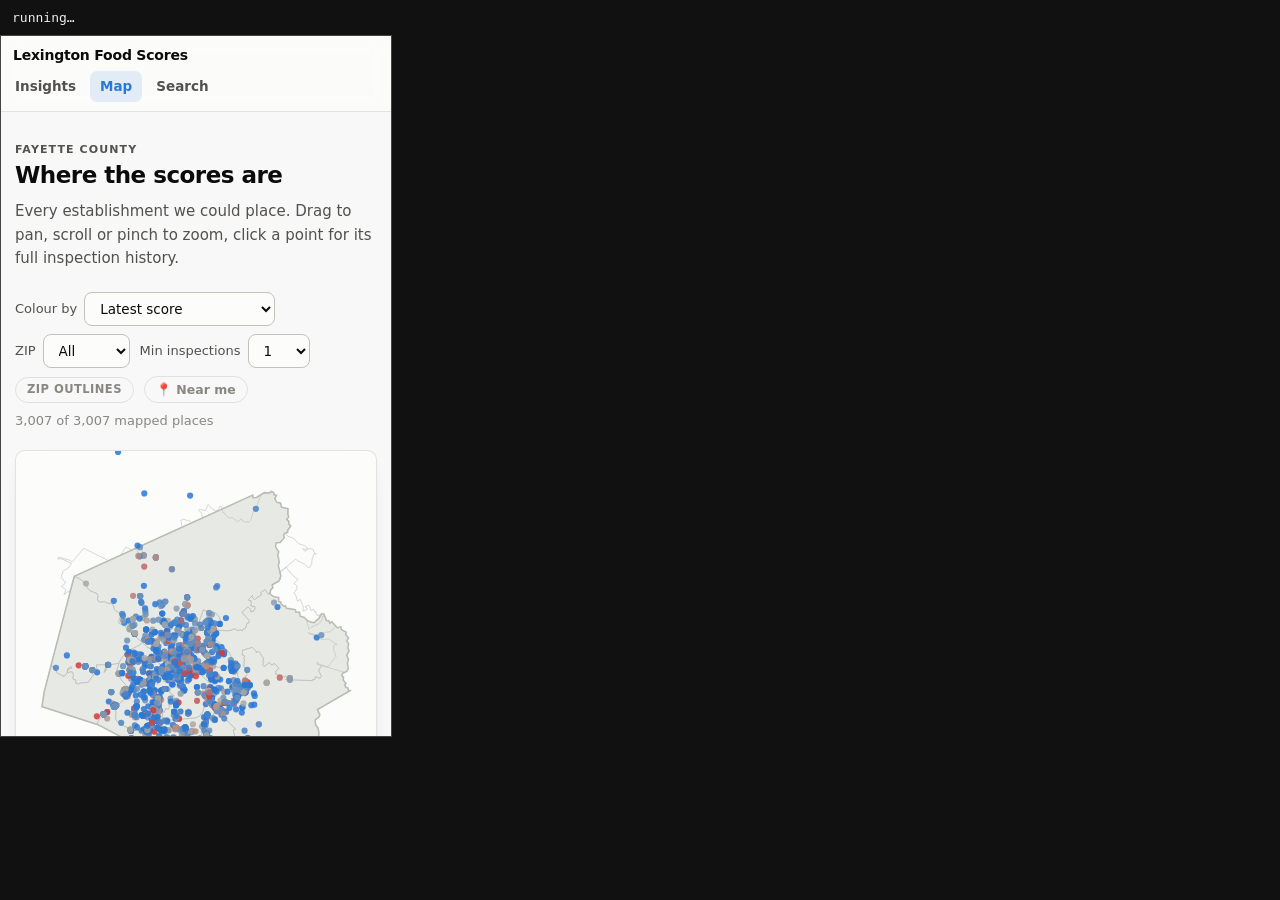
<file: site/maptest.html>
<!doctype html>
<html lang="en">
<head>
<meta charset="utf-8">
<meta name="viewport" content="width=device-width, initial-scale=1">
<title>Map interaction test</title>
<style>
  body { margin: 0; font: 13px ui-monospace, Menlo, Consolas, monospace; background: #111; color: #eee; }
  #log { padding: 10px 12px; white-space: pre-wrap; }
  iframe { width: 390px; height: 700px; border: 1px solid #444; display: block; }
  .PASS { color: #6f6; } .FAIL { color: #f77; } .INFO { color: #99f; }
</style>
</head>
<body>
<div id="log">running…</div>
<iframe id="f" src="map.html"></iframe>
<script>
const log = [];
// Escape: the messages carry tag names like <canvas>, which would otherwise be
// injected as real elements and quietly corrupt the report.
const esc = s => String(s).replace(/[&<>]/g, c => ({ '&': '&amp;', '<': '&lt;', '>': '&gt;' }[c]));
const say = (cls, m) => { log.push(`<span class="${cls}">${cls}</span>  ${esc(m)}`); render(); };
const render = () => { document.getElementById('log').innerHTML = log.join('\n'); };
const sleep = ms => new Promise(r => setTimeout(r, ms));

// Without these a thrown error just stops the run mid-way and the report looks
// like it merely ended early — which is exactly how a broken probe hid itself.
window.addEventListener('error', e => say('FAIL', `threw: ${e.message}`));
window.addEventListener('unhandledrejection', e =>
  say('FAIL', `rejected: ${e.reason && e.reason.message ? e.reason.message : e.reason}`));

/* Mirror the real touch sequence, including the bits that broke it:
   a couple of pixels of finger wander, pointerleave arriving with pointerup,
   and the click the browser synthesises afterwards. */
function tap(win, elm, x, y, opts = {}) {
  const wander = opts.wander ?? 2;
  const id = opts.id ?? Math.floor(Math.random() * 1000) + 2;
  const base = { bubbles: true, cancelable: true, composed: true,
                 pointerId: id, pointerType: 'touch', isPrimary: true, button: 0 };
  elm.dispatchEvent(new win.PointerEvent('pointerdown', { ...base, clientX: x, clientY: y, buttons: 1 }));
  if (wander) {
    elm.dispatchEvent(new win.PointerEvent('pointermove',
      { ...base, clientX: x + wander, clientY: y + wander, buttons: 1 }));
  }
  elm.dispatchEvent(new win.PointerEvent('pointerup',
    { ...base, clientX: x + wander, clientY: y + wander, buttons: 0 }));
  // pointerleave used to clear the drag state; fire it to prove it no longer can
  elm.dispatchEvent(new win.PointerEvent('pointerleave', { ...base, clientX: x, clientY: y, buttons: 0 }));
  elm.dispatchEvent(new win.MouseEvent('click',
    { bubbles: true, cancelable: true, composed: true, clientX: x + wander, clientY: y + wander, button: 0 }));
}

(async () => {
  const f = document.getElementById('f');
  await new Promise(r => f.addEventListener('load', r));
  const win = f.contentWindow, doc = f.contentDocument;
  await sleep(6000);   // module + data load

  const cv = doc.getElementById('cv');
  if (!cv) { say('FAIL', 'canvas not found'); return; }
  const r = cv.getBoundingClientRect();
  say('INFO', `canvas ${Math.round(r.width)}x${Math.round(r.height)} at (${Math.round(r.left)},${Math.round(r.top)})`);

  // Find a screen position that actually sits on a point, by asking the page.
  const probe = win.__testProbe;
  if (!probe) { say('FAIL', '__testProbe missing — add the debug hook to map.html'); return; }
  const spot = probe.pointScreenPos();
  if (!spot) { say('FAIL', 'no visible point to aim at'); return; }
  say('INFO', `aiming at a point at (${Math.round(spot.x)},${Math.round(spot.y)}) — ${spot.name}`);

  const drawer = () => doc.querySelector('.drawer');
  const isOpen = () => drawer() && drawer().classList.contains('open');

  // --- first tap
  tap(win, cv, r.left + spot.x, r.top + spot.y);
  await sleep(1500);
  say(isOpen() ? 'PASS' : 'FAIL', `first tap opened the drawer (open=${isOpen()})`);

  // --- close it the way a person would
  const close = doc.querySelector('.drawer .close');
  close.click();
  await sleep(2500);   // past the .2s slide plus the delayed visibility flip
  say(!isOpen() ? 'PASS' : 'FAIL', `drawer closed (open=${isOpen()})`);

  // --- the closed drawer must be inert, not merely shifted out of sight
  const bd = doc.querySelector('.drawer-backdrop');
  const cs = win.getComputedStyle(bd), ds = win.getComputedStyle(drawer());
  say(ds.pointerEvents === 'none' ? 'PASS' : 'FAIL',
      `closed drawer is not hit-testable (pointer-events=${ds.pointerEvents})`);
  say(cs.pointerEvents === 'none' ? 'PASS' : 'FAIL',
      `closed backdrop is not hit-testable (pointer-events=${cs.pointerEvents})`);
  say(drawer().inert ? 'PASS' : 'FAIL', `closed drawer is inert (inert=${drawer().inert})`);
  say(bd.inert ? 'PASS' : 'FAIL', `closed backdrop is inert (inert=${bd.inert})`);

  // elementFromPoint wants VIEWPORT coordinates; spot is canvas-relative.
  const top = doc.elementFromPoint(r.left + spot.x, r.top + spot.y);
  const tag = top ? top.tagName.toLowerCase() : 'null';
  say(tag === 'canvas' ? 'PASS' : 'FAIL', `a tap over the map lands on the canvas (got <${tag}>)`);

  // The worst case the fix targets: the panel sitting just off the right edge.
  const offRight = doc.elementFromPoint(r.left + r.width - 3, r.top + 40);
  say('INFO', `element just inside the map's right edge: <${offRight ? offRight.tagName.toLowerCase() : 'null'}>`);
  say('INFO', `probe state: ${JSON.stringify(probe.state())}`);

  // --- second tap on the same point
  const spot2 = probe.pointScreenPos();
  say('INFO', `second aim: ${spot2 ? Math.round(spot2.x) + ',' + Math.round(spot2.y) : 'none'}`);
  tap(win, cv, r.left + (spot2 ? spot2.x : spot.x), r.top + (spot2 ? spot2.y : spot.y));
  await sleep(1500);
  say(isOpen() ? 'PASS' : 'FAIL', `second tap re-opened the drawer (open=${isOpen()})  <-- the reported bug`);

  // --- and a third, to be sure it is not just alternating
  doc.querySelector('.drawer .close').click();
  await sleep(900);
  const spot3 = probe.pointScreenPos();
  tap(win, cv, r.left + spot3.x, r.top + spot3.y);
  await sleep(1200);
  say(isOpen() ? 'PASS' : 'FAIL', `third tap re-opened the drawer (open=${isOpen()})`);

  // --- a drag must NOT be read as a tap
  doc.querySelector('.drawer .close').click();
  await sleep(900);
  const s4 = probe.pointScreenPos();
  tap(win, cv, r.left + s4.x, r.top + s4.y, { wander: 60 });
  await sleep(900);
  say(!isOpen() ? 'PASS' : 'FAIL', `a drag across the map does not open the panel (open=${isOpen()})`);

  // --- the ordering the old code could not survive: pointerleave BEFORE pointerup.
  // On touch the finger "leaves" as it lifts, and the previous version cleared
  // its drag state there, discarding the tap.
  const s5 = probe.pointScreenPos();
  const X = r.left + s5.x, Y = r.top + s5.y;
  const base = { bubbles: true, cancelable: true, composed: true,
                 pointerId: 77, pointerType: 'touch', isPrimary: true, button: 0 };
  cv.dispatchEvent(new win.PointerEvent('pointerdown', { ...base, clientX: X, clientY: Y, buttons: 1 }));
  cv.dispatchEvent(new win.PointerEvent('pointerleave', { ...base, clientX: X, clientY: Y, buttons: 0 }));
  cv.dispatchEvent(new win.PointerEvent('pointerup',    { ...base, clientX: X, clientY: Y, buttons: 0 }));
  cv.dispatchEvent(new win.MouseEvent('click',
    { bubbles: true, cancelable: true, composed: true, clientX: X, clientY: Y, button: 0 }));
  await sleep(1200);
  say(isOpen() ? 'PASS' : 'FAIL',
      `tap survives pointerleave arriving before pointerup (open=${isOpen()})`);
  doc.querySelector('.drawer .close').click();
  await sleep(700);

  // ---------------- pinch to zoom ----------------
  const pe = (type, id, x, y, buttons) => cv.dispatchEvent(new win.PointerEvent(type, {
    bubbles: true, cancelable: true, composed: true, pointerId: id, pointerType: 'touch',
    isPrimary: id === 11, button: 0, buttons, clientX: x, clientY: y }));

  const before = probe.state().s;
  const cx = r.left + r.width / 2, cy = r.top + r.height / 2;
  pe('pointerdown', 11, cx - 40, cy, 1);
  pe('pointerdown', 12, cx + 40, cy, 1);
  for (let k = 1; k <= 6; k++) {
    const spread = 40 + k * 25;
    win.dispatchEvent(new win.PointerEvent('pointermove', { bubbles: true, pointerId: 11,
      pointerType: 'touch', clientX: cx - spread, clientY: cy, buttons: 1 }));
    win.dispatchEvent(new win.PointerEvent('pointermove', { bubbles: true, pointerId: 12,
      pointerType: 'touch', clientX: cx + spread, clientY: cy, buttons: 1 }));
  }
  const during = probe.state().s;
  win.dispatchEvent(new win.PointerEvent('pointerup', { bubbles: true, pointerId: 11, pointerType: 'touch', buttons: 0 }));
  win.dispatchEvent(new win.PointerEvent('pointerup', { bubbles: true, pointerId: 12, pointerType: 'touch', buttons: 0 }));
  await sleep(400);
  say(during > before * 1.5 ? 'PASS' : 'FAIL',
      `pinch out zooms in (scale ${before} -> ${during})`);
  say(!isOpen() ? 'PASS' : 'FAIL', `a pinch does not open the panel (open=${isOpen()})`);

  // pinch in should shrink it back
  const beforeIn = probe.state().s;
  pe('pointerdown', 21, cx - 180, cy, 1);
  pe('pointerdown', 22, cx + 180, cy, 1);
  for (let k = 1; k <= 6; k++) {
    const spread = 180 - k * 25;
    win.dispatchEvent(new win.PointerEvent('pointermove', { bubbles: true, pointerId: 21,
      pointerType: 'touch', clientX: cx - spread, clientY: cy, buttons: 1 }));
    win.dispatchEvent(new win.PointerEvent('pointermove', { bubbles: true, pointerId: 22,
      pointerType: 'touch', clientX: cx + spread, clientY: cy, buttons: 1 }));
  }
  const afterIn = probe.state().s;
  win.dispatchEvent(new win.PointerEvent('pointerup', { bubbles: true, pointerId: 21, pointerType: 'touch', buttons: 0 }));
  win.dispatchEvent(new win.PointerEvent('pointerup', { bubbles: true, pointerId: 22, pointerType: 'touch', buttons: 0 }));
  await sleep(400);
  say(afterIn < beforeIn ? 'PASS' : 'FAIL', `pinch in zooms out (${beforeIn} -> ${afterIn})`);

  // ---------------- a tap still works after a pinch ----------------
  const s6 = probe.pointScreenPos();
  if (s6) {
    tap(win, cv, r.left + s6.x, r.top + s6.y);
    await sleep(1200);
    say(isOpen() ? 'PASS' : 'FAIL',
        `a tap after a pinch still opens the panel (open=${isOpen()})  <-- stuck-suppression check`);
    doc.querySelector('.drawer .close').click();
    await sleep(600);
  } else {
    say('INFO', 'no point in view after the pinch to tap');
  }

  // ---------------- geolocation ----------------
  // Stub the API so the test is deterministic and never prompts.
  const fakeAt = (lat, lon) => {
    Object.defineProperty(win.navigator, 'geolocation', {
      configurable: true,
      value: { getCurrentPosition: (ok) => setTimeout(() =>
        ok({ coords: { latitude: lat, longitude: lon, accuracy: 30 } }), 30) },
    });
  };

  fakeAt(38.0406, -84.5037);                    // downtown Lexington
  doc.getElementById('locate').click();
  await sleep(1200);
  const msg1 = doc.getElementById('locmsg');
  say(!msg1.hidden && /Centred on your location/i.test(msg1.textContent) ? 'PASS' : 'FAIL',
      `locating in Lexington centres the map`);
  say(!doc.getElementById('nearbox').hidden ? 'PASS' : 'FAIL', `nearest establishments are listed`);
  say(probe.state().s > 1 ? 'PASS' : 'FAIL', `locating zooms in (s=${probe.state().s})`);
  const first = doc.querySelector('.nearlist button .mt');
  say('INFO', `closest: ${doc.querySelector('.nearlist button .nm')?.textContent} — ${first?.textContent}`);

  fakeAt(40.7128, -74.0060);                    // New York — well off the map
  doc.getElementById('locate').click();
  await sleep(1200);
  say(/outside Fayette County/i.test(doc.getElementById('locmsg').textContent) ? 'PASS' : 'FAIL',
      `a location outside the county says so rather than failing`);

  Object.defineProperty(win.navigator, 'geolocation', {
    configurable: true,
    value: { getCurrentPosition: (_ok, err) => setTimeout(() => err({ code: 1 }), 30) },
  });
  doc.getElementById('locate').click();
  await sleep(1000);
  say(/permission was denied/i.test(doc.getElementById('locmsg').textContent) ? 'PASS' : 'FAIL',
      `a denied permission explains itself`);

  render();
})();
</script>
</body>
</html>
</file>
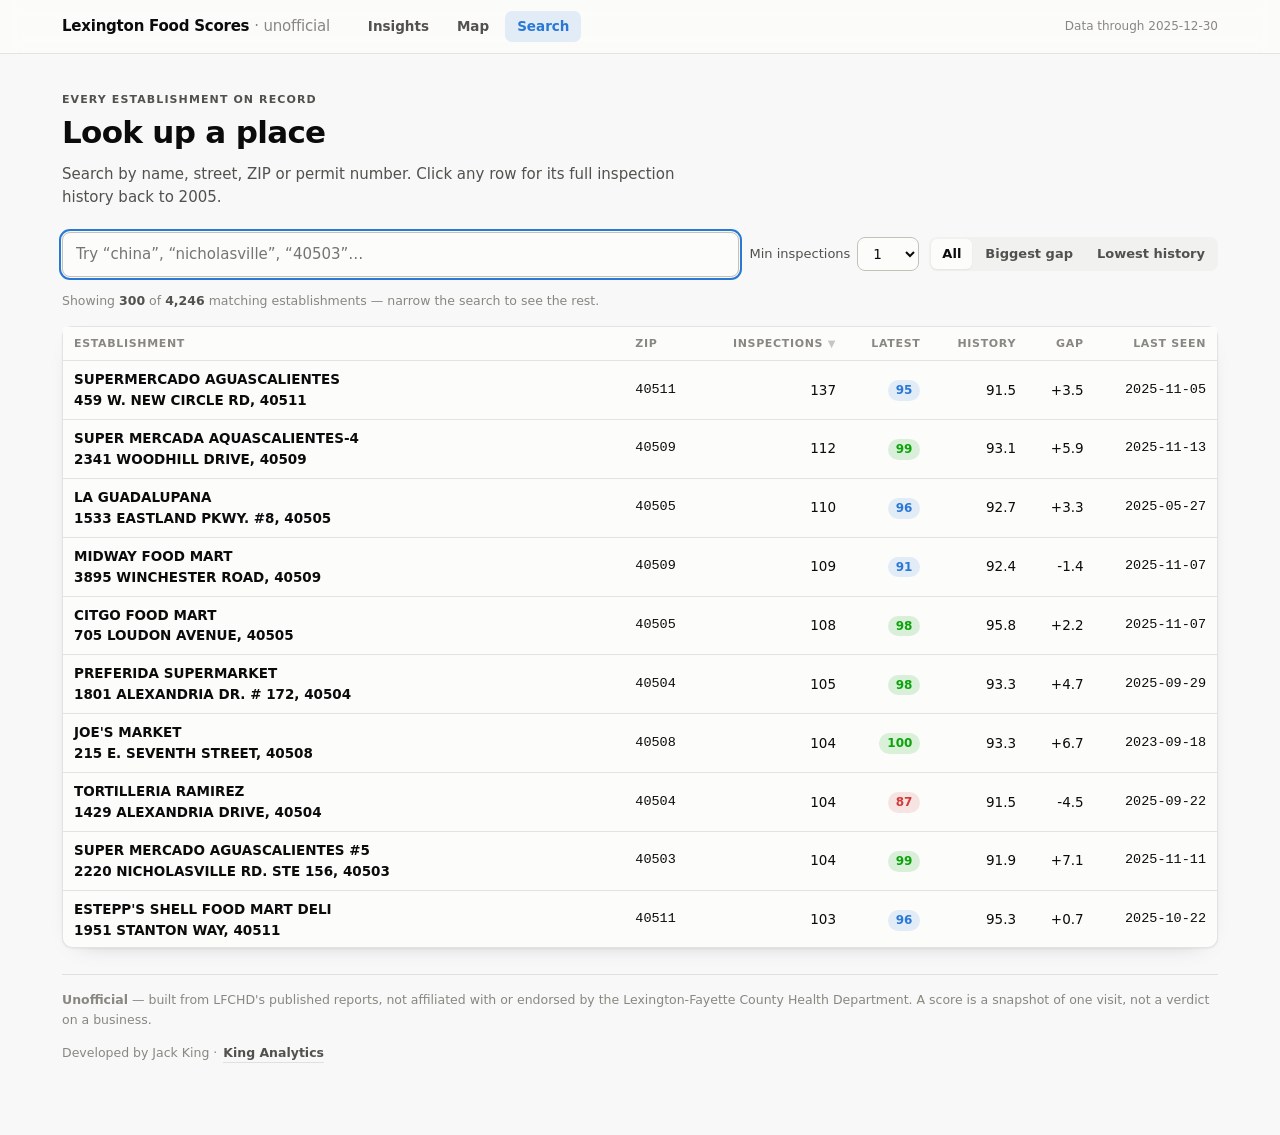
<file: site/search.html>
<!doctype html>
<html lang="en">
<head>
<meta charset="utf-8">
<meta name="viewport" content="width=device-width, initial-scale=1">
<title>Search — Lexington Food Inspections</title>
<meta name="description" content="Search 20 years of Lexington food inspection records by name, address, ZIP or permit number.">
<link rel="stylesheet" href="assets/app.css">
<link rel="icon" href="data:image/svg+xml,<svg xmlns='http://www.w3.org/2000/svg' viewBox='0 0 16 16'><text y='13' font-size='13'>🍽️</text></svg>">
<style>
  .searchbar { display: flex; gap: 10px; flex-wrap: wrap; align-items: center; margin-bottom: 14px; }
  .searchbar input[type="search"] { flex: 1 1 320px; font-size: 15px; padding: 10px 13px; }
  mark { background: var(--accent-soft); color: inherit; border-radius: 3px; padding: 0 1px; }
  td.name { white-space: normal; min-width: 220px; font-weight: 550; }
  td.addr { color: var(--ink-2); font-size: 12.5px; white-space: normal; }
  .results { max-height: 620px; overflow: auto; }
  .hintrow { font-size: 12.5px; color: var(--ink-3); margin-bottom: 16px; }
  .hintrow b { color: var(--ink-2); font-weight: 600; }
</style>
</head>
<body>

<header class="topbar"><div class="inner">
  <a class="brand" href="index.html">Lexington Food Scores <span>· unofficial</span></a>
  <nav><a href="index.html">Insights</a><a href="map.html">Map</a><a href="search.html">Search</a></nav>
  <div class="asof"></div>
</div></header>

<main class="wrap">
  <div class="page-head">
    <p class="eyebrow">Every establishment on record</p>
    <h1>Look up a place</h1>
    <p>Search by name, street, ZIP or permit number. Click any row for its full
       inspection history back to 2005.</p>
  </div>

  <div class="searchbar">
    <input type="search" id="q" placeholder="Try “china”, “nicholasville”, “40503”…"
           autocomplete="off" spellcheck="false" aria-label="Search establishments">
    <label class="ctl">Min inspections
      <select id="minn"><option value="1">1</option><option value="5">5</option>
        <option value="10">10</option><option value="20">20</option></select>
    </label>
    <div class="seg" role="group" aria-label="Quick filters">
      <button data-f="all" aria-pressed="true">All</button>
      <button data-f="gap" aria-pressed="false">Biggest gap</button>
      <button data-f="low" aria-pressed="false">Lowest history</button>
    </div>
  </div>
  <p class="hintrow" id="hint"></p>

  <div class="card" style="padding:0">
    <div class="results scroller">
      <table id="tbl">
        <thead><tr>
          <th class="sortable" data-k="n">Establishment <span class="arrow"></span></th>
          <th class="sortable" data-k="z">ZIP <span class="arrow"></span></th>
          <th class="sortable num" data-k="c" style="text-align:right">Inspections <span class="arrow"></span></th>
          <th class="sortable num" data-k="l" style="text-align:right">Latest <span class="arrow"></span></th>
          <th class="sortable num" data-k="w" style="text-align:right">History <span class="arrow"></span></th>
          <th class="sortable num" data-k="gap" style="text-align:right">Gap <span class="arrow"></span></th>
          <th class="sortable num" data-k="t" style="text-align:right">Last seen <span class="arrow"></span></th>
        </tr></thead>
        <tbody id="rows"></tbody>
      </table>
      <div class="empty" id="empty" hidden>No establishment matches that search.</div>
    </div>
  </div>

  <p class="foot">
    <b>Unofficial</b> — built from LFCHD's published reports, not affiliated with or endorsed by the
    Lexington-Fayette County Health Department. A score is a snapshot of one visit, not a verdict
    on a business.
  </p>
  <p class="credit">Developed by Jack King ·
    <a href="https://www.kinganalytics.net" rel="noopener">King Analytics</a>
  </p>
</main>

<script type="module">
import { data, fmt, h, openDetail, markNav, stampAsOf, band } from './assets/app.js';

markNav(); stampAsOf();
const E = await data('establishments');
const all = E.items.map(p => ({ ...p, gap: (p.l === null || p.w === null) ? null : +(p.l - p.w).toFixed(1) }));

const qEl = document.getElementById('q');
const rowsEl = document.getElementById('rows');
const emptyEl = document.getElementById('empty');
const hintEl = document.getElementById('hint');

let sort = { k: 'c', dir: -1 }, filter = 'all';
const LIMIT = 300;

const norm = s => (s || '').toString().toLowerCase();
function match(p, terms) {
  if (!terms.length) return true;
  const hay = `${norm(p.n)} ${norm(p.a)} ${p.z || ''} ${p.p}`;
  return terms.every(t => hay.includes(t));
}

function highlight(text, terms) {
  if (!text) return '';
  if (!terms.length) return text;
  let out = text, lower = norm(text);
  const spans = [];
  terms.forEach(t => {
    let i = lower.indexOf(t);
    while (i !== -1) { spans.push([i, i + t.length]); i = lower.indexOf(t, i + t.length); }
  });
  if (!spans.length) return text;
  spans.sort((a, b) => a[0] - b[0]);
  const merged = [spans[0]];
  spans.slice(1).forEach(s => {
    const last = merged[merged.length - 1];
    if (s[0] <= last[1]) last[1] = Math.max(last[1], s[1]); else merged.push(s);
  });
  out = '';
  let cur = 0;
  merged.forEach(([a, b]) => {
    out += escapeHtml(text.slice(cur, a)) + '<mark>' + escapeHtml(text.slice(a, b)) + '</mark>';
    cur = b;
  });
  return out + escapeHtml(text.slice(cur));
}
const escapeHtml = s => s.replace(/[&<>"]/g, c => ({ '&': '&amp;', '<': '&lt;', '>': '&gt;', '"': '&quot;' }[c]));

function render() {
  const terms = norm(qEl.value).split(/\s+/).filter(Boolean);
  const minn = +document.getElementById('minn').value;
  let list = all.filter(p => p.c >= minn && match(p, terms));

  if (filter === 'gap') list = list.filter(p => p.gap !== null && p.c >= 10);
  if (filter === 'low') list = list.filter(p => p.w !== null && p.c >= 10);

  const k = sort.k;
  list.sort((a, b) => {
    let x = a[k], y = b[k];
    if (x === null || x === undefined) return 1;
    if (y === null || y === undefined) return -1;
    if (typeof x === 'string') return x.localeCompare(y) * sort.dir;
    return (x - y) * sort.dir;
  });

  const total = list.length;
  const page = list.slice(0, LIMIT);
  rowsEl.innerHTML = '';
  page.forEach(p => {
    const tr = h('tr', { tabindex: '0', onclick: () => openDetail(p),
      onkeydown: e => { if (e.key === 'Enter' || e.key === ' ') { e.preventDefault(); openDetail(p); } } });
    tr.innerHTML =
      `<td class="name">${highlight(p.n, terms) || '<span style="color:var(--ink-3)">Permit ' + p.p + '</span>'}` +
        `<div class="addr">${highlight([p.a, p.z].filter(Boolean).join(', '), terms) || 'no address on record'}</div></td>` +
      `<td class="mono">${p.z || '—'}</td>` +
      `<td class="num">${fmt(p.c)}</td>` +
      `<td class="num"><span class="pill ${band(p.l)}">${p.l ?? '—'}</span></td>` +
      `<td class="num">${p.w ?? '—'}</td>` +
      `<td class="num">${p.gap === null ? '—' : (p.gap > 0 ? '+' : '') + p.gap}</td>` +
      `<td class="num mono">${p.t}</td>`;
    rowsEl.append(tr);
  });

  emptyEl.hidden = total > 0;
  hintEl.innerHTML = total
    ? `Showing <b>${fmt(page.length)}</b> of <b>${fmt(total)}</b> matching establishments` +
      (total > LIMIT ? ' — narrow the search to see the rest.' : '.')
    : '';
  document.querySelectorAll('th.sortable').forEach(th => {
    th.querySelector('.arrow').textContent = th.dataset.k === sort.k ? (sort.dir === 1 ? '▲' : '▼') : '';
  });
}

qEl.addEventListener('input', render);
document.getElementById('minn').addEventListener('change', render);
document.querySelectorAll('th.sortable').forEach(th => th.addEventListener('click', () => {
  const k = th.dataset.k;
  sort = { k, dir: sort.k === k ? -sort.dir : (k === 'n' || k === 'z' ? 1 : -1) };
  render();
}));
document.querySelectorAll('.seg button').forEach(b => b.addEventListener('click', () => {
  filter = b.dataset.f;
  document.querySelectorAll('.seg button').forEach(x => x.setAttribute('aria-pressed', String(x === b)));
  if (filter === 'gap') sort = { k: 'gap', dir: -1 };
  if (filter === 'low') sort = { k: 'w', dir: 1 };
  if (filter === 'all') sort = { k: 'c', dir: -1 };
  render();
}));

// Deep link: search.html?q=china
const params = new URLSearchParams(location.search);
if (params.get('q')) qEl.value = params.get('q');
render();
qEl.focus();
</script>
</body>
</html>
</file>
<file: site/assets/app.css>
/* Lexington food inspection scores — shared shell.
   Tokens are the same across all three pages so the charts, the map and the
   table read as one system. */

:root {
  color-scheme: light;
  --plane:        #f7f8f7;
  --surface:      #fcfcfb;
  --surface-2:    #f1f2f0;
  --ink:          #0b0b0b;
  --ink-2:        #52514e;
  --ink-3:        #898781;
  --grid:         #e1e0d9;
  --axis:         #c3c2b7;
  --rule:         rgba(11,11,11,0.10);
  --accent:       #2a78d6;
  --accent-soft:  rgba(42,120,214,0.12);
  --critical:     #d03b3b;
  --critical-soft:rgba(208,59,59,0.12);
  --warning:      #fab219;
  --good:         #0ca30c;
  --land:         #e7eae4;
  --land-edge:    #b9bcb2;
  --shadow:       0 1px 2px rgba(11,11,11,.05), 0 8px 24px -18px rgba(11,11,11,.35);
}
@media (prefers-color-scheme: dark) {
  :root:where(:not([data-theme="light"])) {
    color-scheme: dark;
    --plane:      #101211;
    --surface:    #1a1a19;
    --surface-2:  #232322;
    --ink:        #ffffff;
    --ink-2:      #c3c2b7;
    --ink-3:      #898781;
    --grid:       #2c2c2a;
    --axis:       #383835;
    --rule:       rgba(255,255,255,0.10);
    --accent:     #3987e5;
    --accent-soft:rgba(57,135,229,0.16);
    --critical-soft: rgba(208,59,59,0.20);
    --land:       #282b28;
    --land-edge:  #4a4e49;
    --shadow:     0 1px 2px rgba(0,0,0,.4), 0 8px 24px -18px rgba(0,0,0,.8);
  }
}
:root[data-theme="dark"] {
  color-scheme: dark;
  --plane:      #101211;
  --surface:    #1a1a19;
  --surface-2:  #232322;
  --ink:        #ffffff;
  --ink-2:      #c3c2b7;
  --ink-3:      #898781;
  --grid:       #2c2c2a;
  --axis:       #383835;
  --rule:       rgba(255,255,255,0.10);
  --accent:     #3987e5;
  --accent-soft:rgba(57,135,229,0.16);
  --critical-soft: rgba(208,59,59,0.20);
  --land:       #1f2120;
  --shadow:     0 1px 2px rgba(0,0,0,.4), 0 8px 24px -18px rgba(0,0,0,.8);
}

* { box-sizing: border-box; }
html { -webkit-text-size-adjust: 100%; }
body {
  margin: 0;
  background: var(--plane);
  color: var(--ink);
  font-family: system-ui, -apple-system, "Segoe UI", sans-serif;
  font-size: 15px;
  line-height: 1.55;
  -webkit-font-smoothing: antialiased;
}
.mono { font-family: ui-monospace, "SF Mono", Menlo, Consolas, monospace; font-variant-numeric: tabular-nums; }
a { color: var(--accent); }

/* ---------------- site chrome ---------------- */
.topbar {
  position: sticky; top: 0; z-index: 40;
  background: color-mix(in srgb, var(--surface) 88%, transparent);
  backdrop-filter: blur(10px);
  border-bottom: 1px solid var(--rule);
}
.topbar .inner { max-width: 1200px; margin: 0 auto; padding: 11px 22px; display: flex; align-items: center; gap: 26px; flex-wrap: wrap; }
.brand { font-weight: 640; letter-spacing: -0.015em; font-size: 15px; text-decoration: none; color: var(--ink); white-space: nowrap; }
.brand span { color: var(--ink-3); font-weight: 450; }
nav { display: flex; gap: 4px; }
nav a {
  font-size: 13.5px; font-weight: 550; text-decoration: none; color: var(--ink-2);
  padding: 5px 12px; border-radius: 7px;
}
nav a:hover { background: var(--surface-2); color: var(--ink); }
nav a[aria-current="page"] { background: var(--accent-soft); color: var(--accent); }
nav a:focus-visible, .brand:focus-visible { outline: 2px solid var(--accent); outline-offset: 2px; }
.asof { margin-left: auto; font-size: 12px; color: var(--ink-3); white-space: nowrap; }

.wrap { max-width: 1200px; margin: 0 auto; padding: 30px 22px 72px; }
.page-head { margin-bottom: 22px; }
.page-head h1 { margin: 0; font-size: clamp(23px, 3vw, 31px); font-weight: 640; letter-spacing: -0.022em; text-wrap: balance; }
.page-head p { margin: 7px 0 0; color: var(--ink-2); max-width: 68ch; }
.eyebrow { font-size: 11px; font-weight: 650; letter-spacing: .1em; text-transform: uppercase; color: var(--ink-3); margin: 0 0 7px; }

/* ---------------- cards ---------------- */
.card { background: var(--surface); border: 1px solid var(--rule); border-radius: 10px; padding: 19px 21px 17px; box-shadow: var(--shadow); min-width: 0; }
.card header { display: flex; align-items: baseline; gap: 12px; }
.card h2 { margin: 0; font-size: 16px; font-weight: 620; letter-spacing: -0.01em; }
.card .note { margin: 5px 0 15px; font-size: 13px; color: var(--ink-2); max-width: 72ch; }
.grid { display: grid; grid-template-columns: repeat(auto-fit, minmax(430px, 1fr)); gap: 19px; }
.card.full { grid-column: 1 / -1; }

.kpis { display: grid; grid-template-columns: repeat(auto-fit, minmax(175px, 1fr)); gap: 1px; background: var(--rule); border: 1px solid var(--rule); border-radius: 10px; overflow: hidden; margin-bottom: 22px; }
.kpi { background: var(--surface); padding: 16px 19px 14px; }
.kpi .lab { font-size: 12px; color: var(--ink-3); margin-bottom: 5px; }
.kpi .val { font-size: 30px; font-weight: 620; letter-spacing: -0.02em; line-height: 1.05; }
.kpi .sub { font-size: 12.5px; color: var(--ink-2); margin-top: 3px; }

/* ---------------- controls ---------------- */
.controls { display: flex; flex-wrap: wrap; gap: 10px 14px; align-items: center; margin-bottom: 18px; }
label.ctl { display: flex; align-items: center; gap: 7px; font-size: 13px; color: var(--ink-2); }
select, input[type="search"], input[type="text"] {
  font: inherit; font-size: 13.5px; color: var(--ink);
  background: var(--surface); border: 1px solid var(--axis); border-radius: 8px;
  padding: 7px 11px;
}
input[type="search"] { min-width: 260px; }
select:focus-visible, input:focus-visible, button:focus-visible { outline: 2px solid var(--accent); outline-offset: 1px; }
.seg { display: inline-flex; background: var(--surface-2); border-radius: 8px; padding: 2px; gap: 2px; }
.seg button {
  font: inherit; font-size: 13px; font-weight: 550; color: var(--ink-2);
  background: none; border: 0; border-radius: 6px; padding: 5px 11px; cursor: pointer;
}
.seg button[aria-pressed="true"] { background: var(--surface); color: var(--ink); box-shadow: var(--shadow); }
.toggle {
  margin-left: auto; font: inherit; font-size: 11.5px; font-weight: 600; letter-spacing: .04em;
  text-transform: uppercase; color: var(--ink-3); background: none;
  border: 1px solid var(--rule); border-radius: 999px; padding: 3px 11px; cursor: pointer;
}
.toggle:hover { color: var(--ink); border-color: var(--axis); }
.count { font-size: 13px; color: var(--ink-3); }

/* ---------------- tables ---------------- */
.scroller { overflow-x: auto; }
table { border-collapse: collapse; width: 100%; font-size: 13.5px; }
th, td { text-align: left; padding: 8px 11px; border-bottom: 1px solid var(--rule); white-space: nowrap; }
th { font-size: 11px; letter-spacing: .06em; text-transform: uppercase; color: var(--ink-3); font-weight: 650; position: sticky; top: 0; background: var(--surface); z-index: 1; }
th.sortable { cursor: pointer; user-select: none; }
th.sortable:hover { color: var(--ink); }
th .arrow { opacity: .45; font-size: 10px; }
td.num { text-align: right; font-variant-numeric: tabular-nums; }
tbody tr { cursor: pointer; }
tbody tr:hover { background: var(--accent-soft); }
.tv { display: none; max-height: 340px; overflow: auto; }
.card.show-table .plot { display: none; }
.card.show-table .tv { display: block; }
.plot { position: relative; }
svg { display: block; width: 100%; height: auto; overflow: visible; }

/* ---------------- pills ---------------- */
.pill { display: inline-block; font-variant-numeric: tabular-nums; font-weight: 620; font-size: 12px; padding: 1px 8px; border-radius: 999px; }
.pill.bad  { background: var(--critical-soft); color: var(--critical); }
.pill.ok   { background: var(--accent-soft);   color: var(--accent); }
.pill.good { background: rgba(12,163,12,.14);  color: var(--good); }

/* ---------------- tooltip ---------------- */
.tip {
  position: absolute; pointer-events: none; opacity: 0; transition: opacity .1s;
  background: var(--surface); border: 1px solid var(--axis); border-radius: 7px;
  padding: 8px 11px; font-size: 12.5px; line-height: 1.5; box-shadow: var(--shadow);
  z-index: 20; white-space: nowrap; max-width: 300px;
}
.tip b { font-weight: 640; }
.tip .k { color: var(--ink-3); }

/* ---------------- detail drawer ---------------- */
/* A closed drawer must be completely inert, not merely moved out of sight.
   `transform` alone leaves the panel live and hit-testable just past the right
   edge; on a phone it is full-width, and as the URL bar hides the visual
   viewport shifts and that invisible panel lands back over the page, swallowing
   every tap on the map underneath.

   `pointer-events: none` here plus the `inert` attribute set in app.js are what
   actually close it — both apply the instant the class is removed. Deliberately
   no visibility transition: making inertness depend on a timed transition
   finishing is exactly the kind of thing that works on a desktop and fails on a
   phone under load. */
.drawer-backdrop {
  position: fixed; inset: 0; background: rgba(0,0,0,.32);
  opacity: 0; pointer-events: none;
  transition: opacity .18s; z-index: 60;
}
.drawer-backdrop.open { opacity: 1; pointer-events: auto; }
.drawer {
  position: fixed; top: 0; right: 0; bottom: 0; width: min(520px, 100%);
  background: var(--surface); border-left: 1px solid var(--rule);
  transform: translateX(100%); pointer-events: none;
  transition: transform .2s ease; z-index: 61;
  display: flex; flex-direction: column;
}
.drawer.open { transform: none; pointer-events: auto; }
/* Belt-and-braces for browsers without `inert`. */
.drawer[inert], .drawer-backdrop[inert] { pointer-events: none; }
.drawer .dh { padding: 18px 22px 14px; border-bottom: 1px solid var(--rule); }
.drawer .dh h2 { margin: 0 0 3px; font-size: 19px; font-weight: 640; letter-spacing: -0.015em; text-wrap: balance; }
.drawer .dh .addr { font-size: 13px; color: var(--ink-2); }
.drawer .db { padding: 16px 22px 40px; overflow: auto; }
.drawer .close { position: absolute; top: 14px; right: 16px; font: inherit; font-size: 20px; line-height: 1; color: var(--ink-3); background: none; border: 0; cursor: pointer; padding: 4px 8px; border-radius: 6px; }
.drawer .close:hover { background: var(--surface-2); color: var(--ink); }
.dstats { display: grid; grid-template-columns: repeat(auto-fit, minmax(96px, 1fr)); gap: 12px; margin-bottom: 18px; }
.dstat .l { font-size: 11.5px; color: var(--ink-3); }
.dstat .v { font-size: 21px; font-weight: 620; letter-spacing: -0.015em; }
.dsub { font-size: 12px; color: var(--ink-3); margin: -10px 0 16px; }
.hist { font-size: 13px; }
.hist .row { padding: 9px 0; border-bottom: 1px solid var(--rule); display: flex; gap: 10px; align-items: baseline; }
.hist .row .d { color: var(--ink-2); width: 88px; flex: none; font-variant-numeric: tabular-nums; }
.hist .row .s { width: 42px; flex: none; text-align: right; font-weight: 620; font-variant-numeric: tabular-nums; }
.hist .row .t { font-size: 11px; letter-spacing: .04em; text-transform: uppercase; color: var(--ink-3); width: 76px; flex: none; }
.hist .row .v { color: var(--ink-2); font-size: 12.5px; }
.vcodes { display: flex; flex-wrap: wrap; gap: 4px; margin-top: 3px; }
.vcode { font-size: 11px; background: var(--surface-2); color: var(--ink-2); border-radius: 5px; padding: 1px 6px; cursor: help; }

.empty { padding: 34px 10px; text-align: center; color: var(--ink-3); font-size: 14px; }
.loading { padding: 22px 10px; text-align: center; color: var(--ink-3); font-size: 13px; }

.caveats { margin-top: 20px; border: 1px solid var(--rule); border-left: 3px solid var(--warning); border-radius: 10px; background: var(--surface); padding: 19px 21px; }
.caveats h2 { margin: 0 0 4px; font-size: 15px; font-weight: 620; }
.caveats ul { margin: 12px 0 0; padding-left: 18px; display: grid; gap: 9px; font-size: 13.5px; color: var(--ink-2); }
.caveats li b { color: var(--ink); font-weight: 600; }
.foot { margin-top: 26px; padding-top: 15px; border-top: 1px solid var(--rule); font-size: 12.5px; color: var(--ink-3); }
.credit {
  margin: 14px 0 0; font-size: 12.5px; color: var(--ink-3);
  display: flex; align-items: baseline; gap: 6px; flex-wrap: wrap;
}
.credit a { color: var(--ink-2); text-decoration: none; font-weight: 600; border-bottom: 1px solid var(--rule); }
.credit a:hover { color: var(--accent); border-bottom-color: currentColor; }
.credit a:focus-visible { outline: 2px solid var(--accent); outline-offset: 2px; }

@media (max-width: 620px) {
  .wrap { padding: 22px 14px 52px; }
  .grid { grid-template-columns: 1fr; }
  /* The wordmark plus three nav items will not fit a phone on one line, so let
     the bar become two rows rather than pushing "Search" off the edge. */
  .topbar .inner { gap: 4px 10px; padding: 9px 12px; flex-wrap: wrap; }
  .asof { display: none; }
  .brand { font-size: 14px; flex: 1 0 100%; }
  .brand span { display: none; }
  nav { flex: 1 1 auto; margin-left: -8px; }
  nav a { padding: 5px 10px; font-size: 13.5px; }
  input[type="search"] { min-width: 0; width: 100%; }
  .controls { gap: 8px 10px; }
}
@media (prefers-reduced-motion: reduce) { * { transition: none !important; } }
</file>
